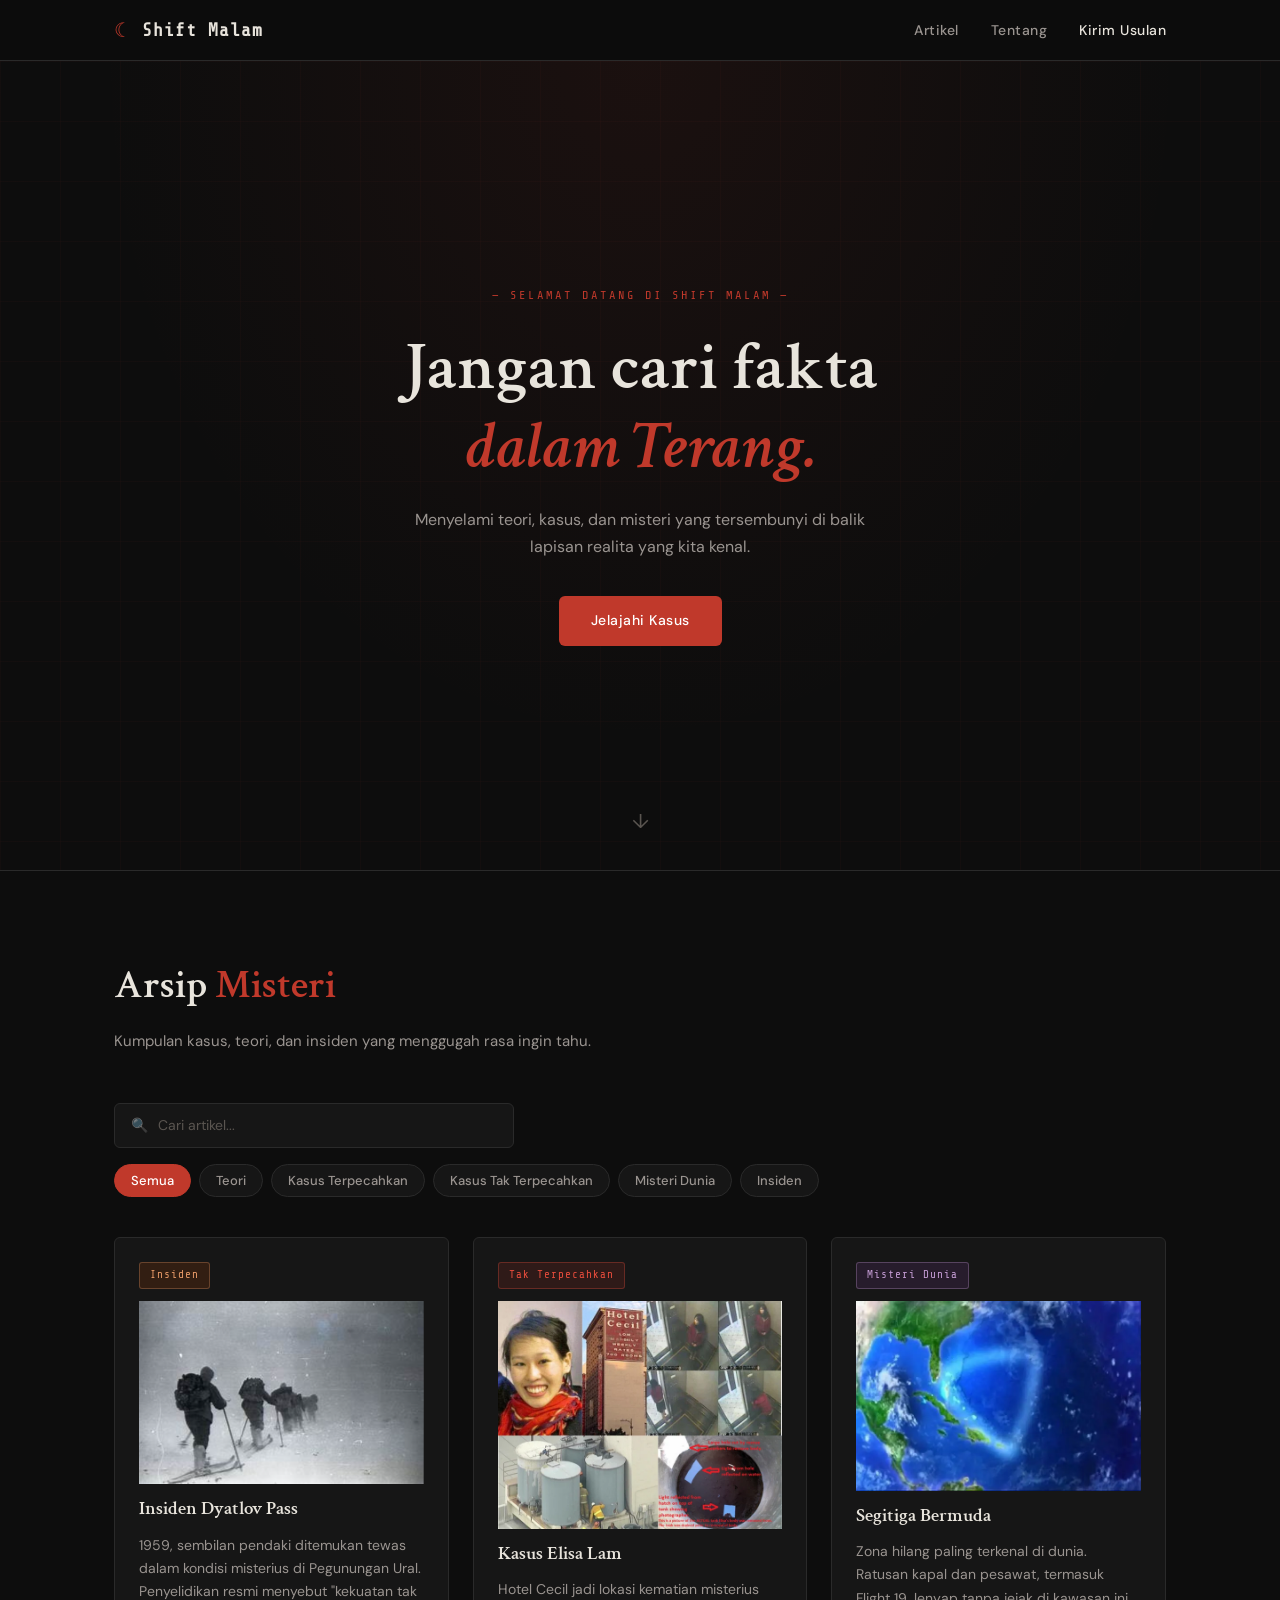
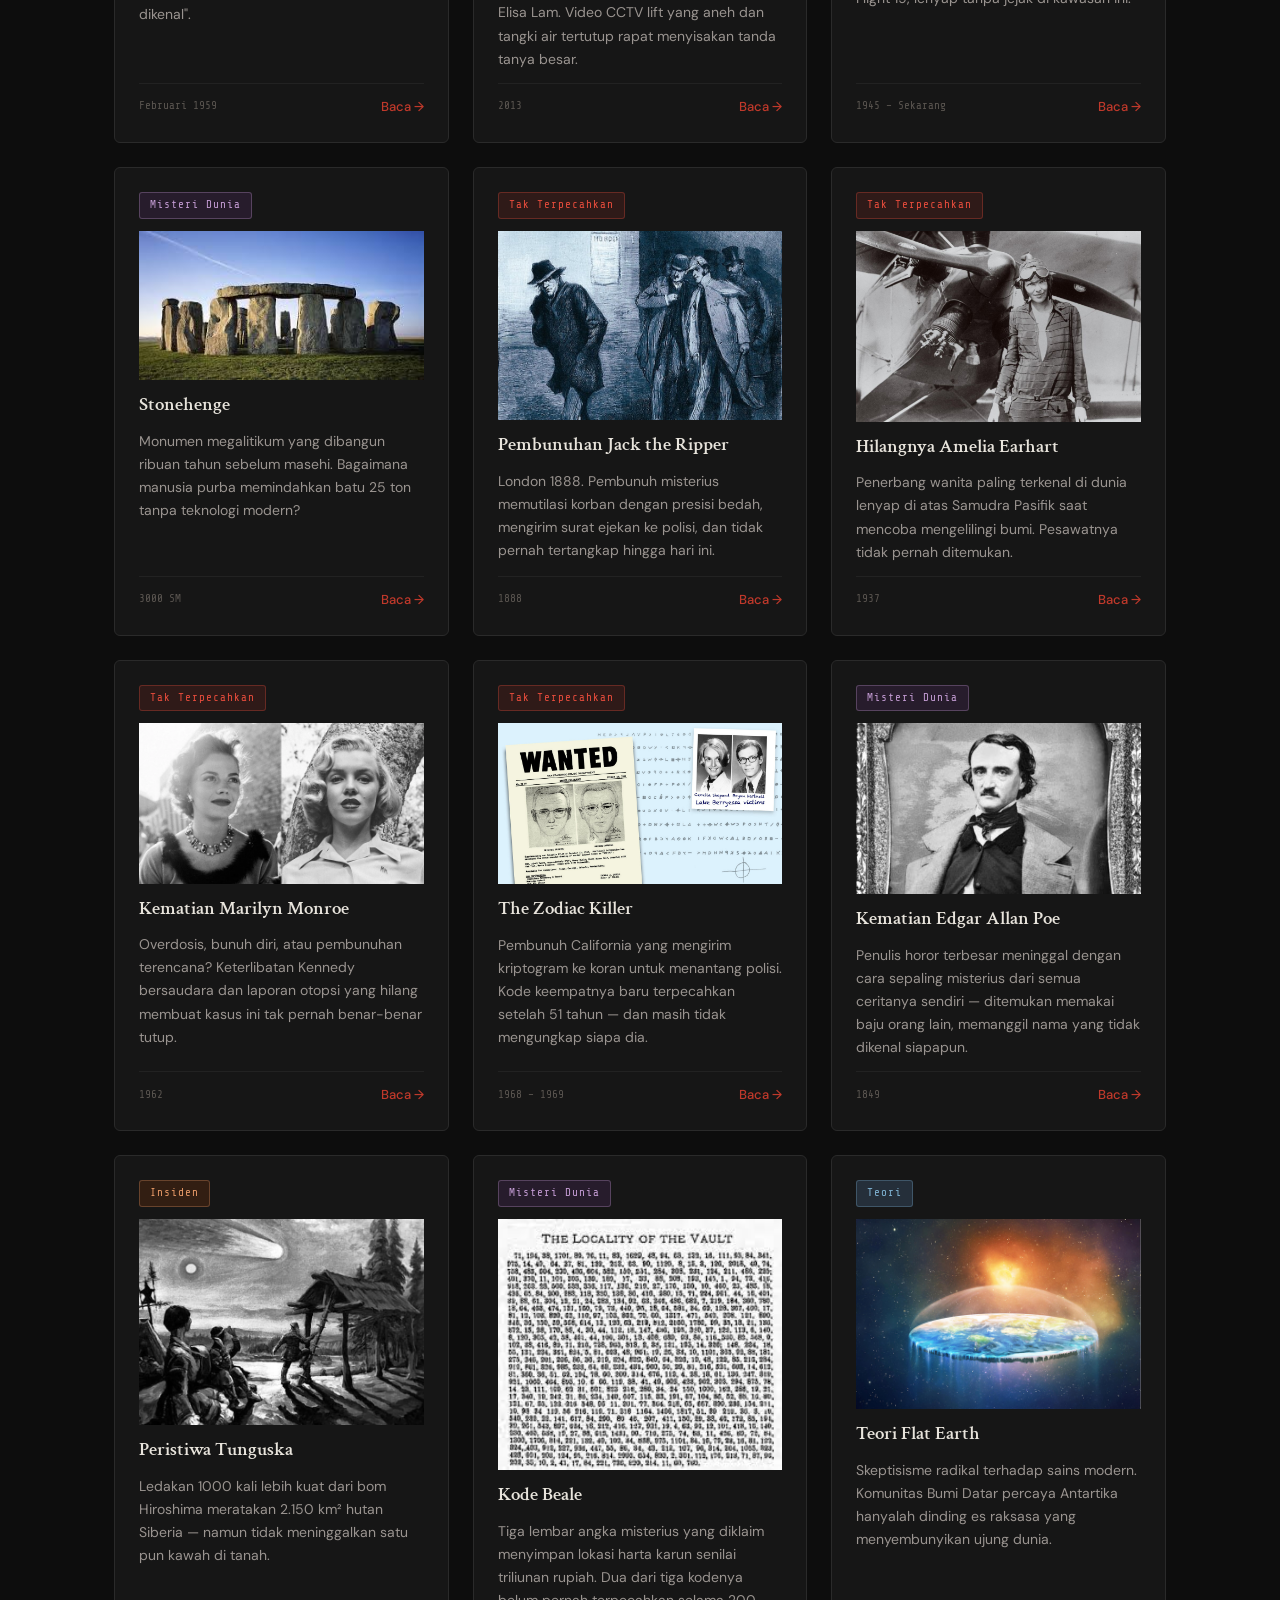
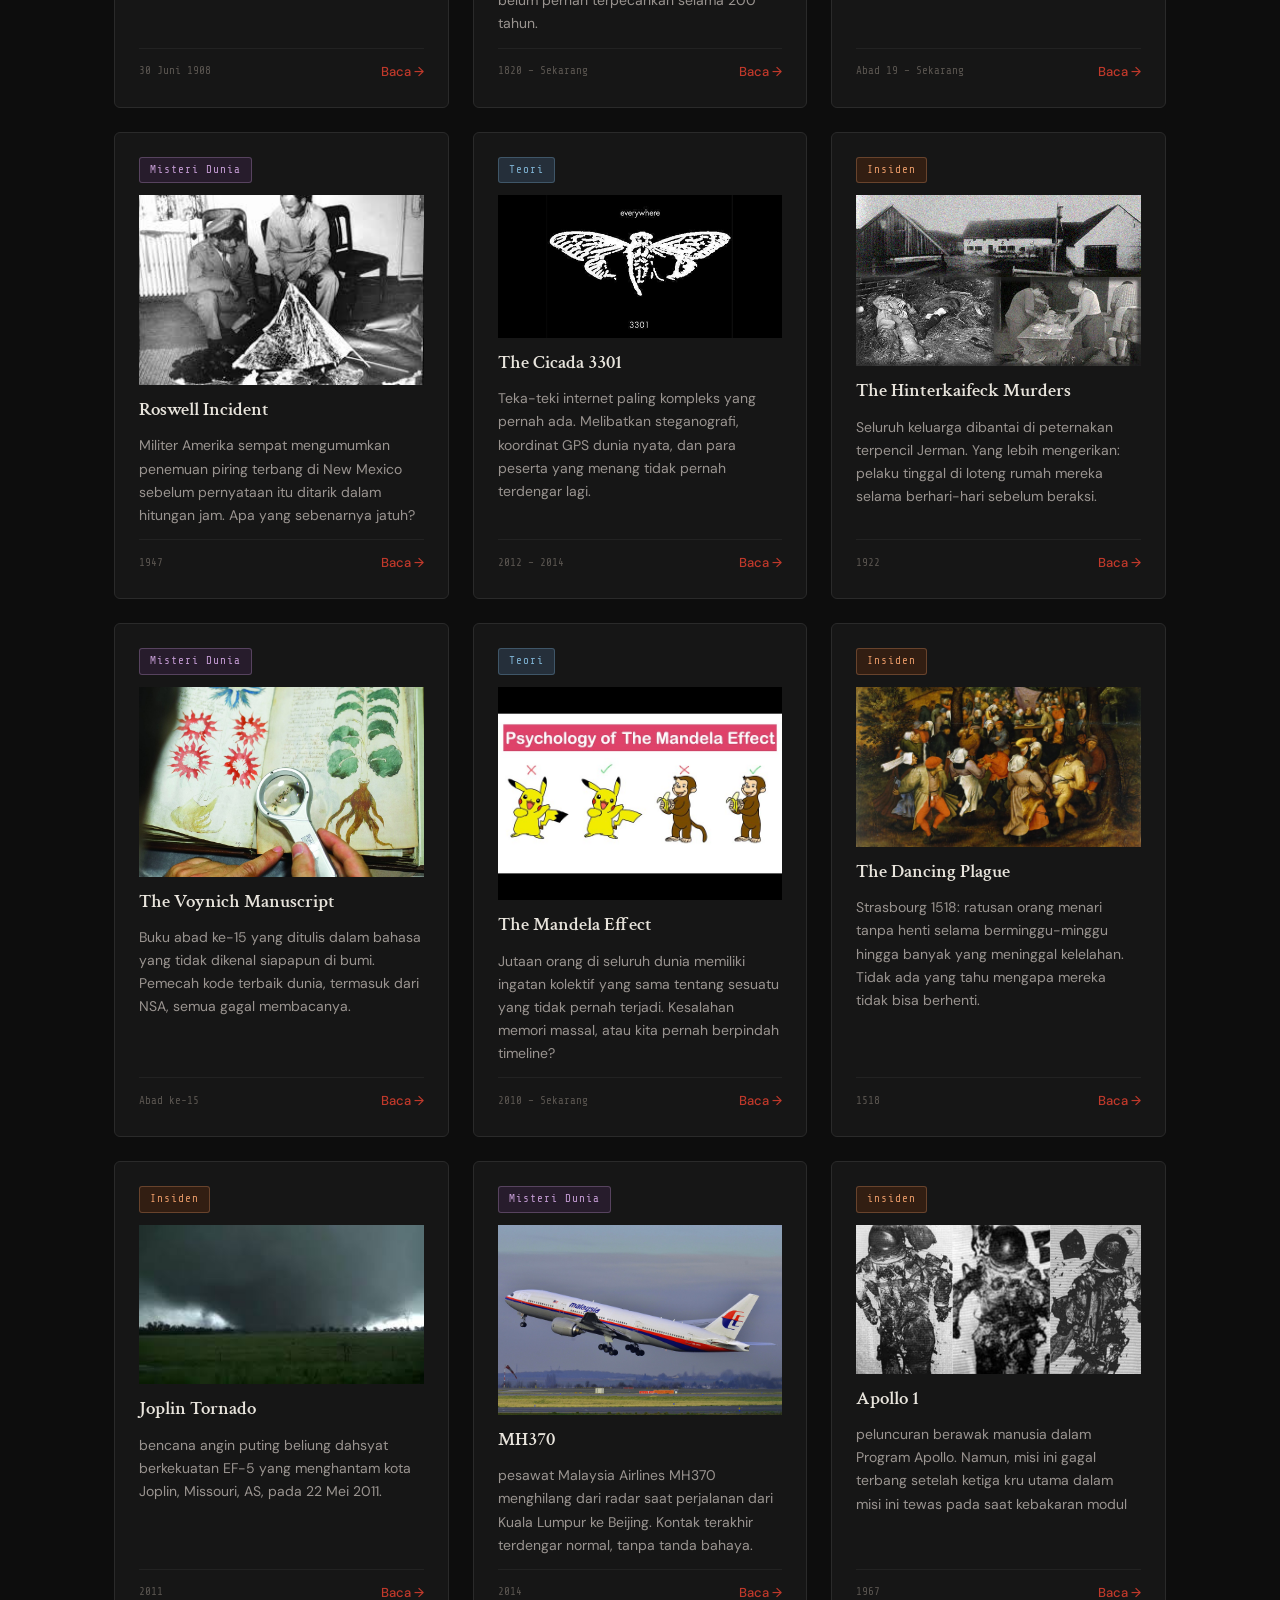
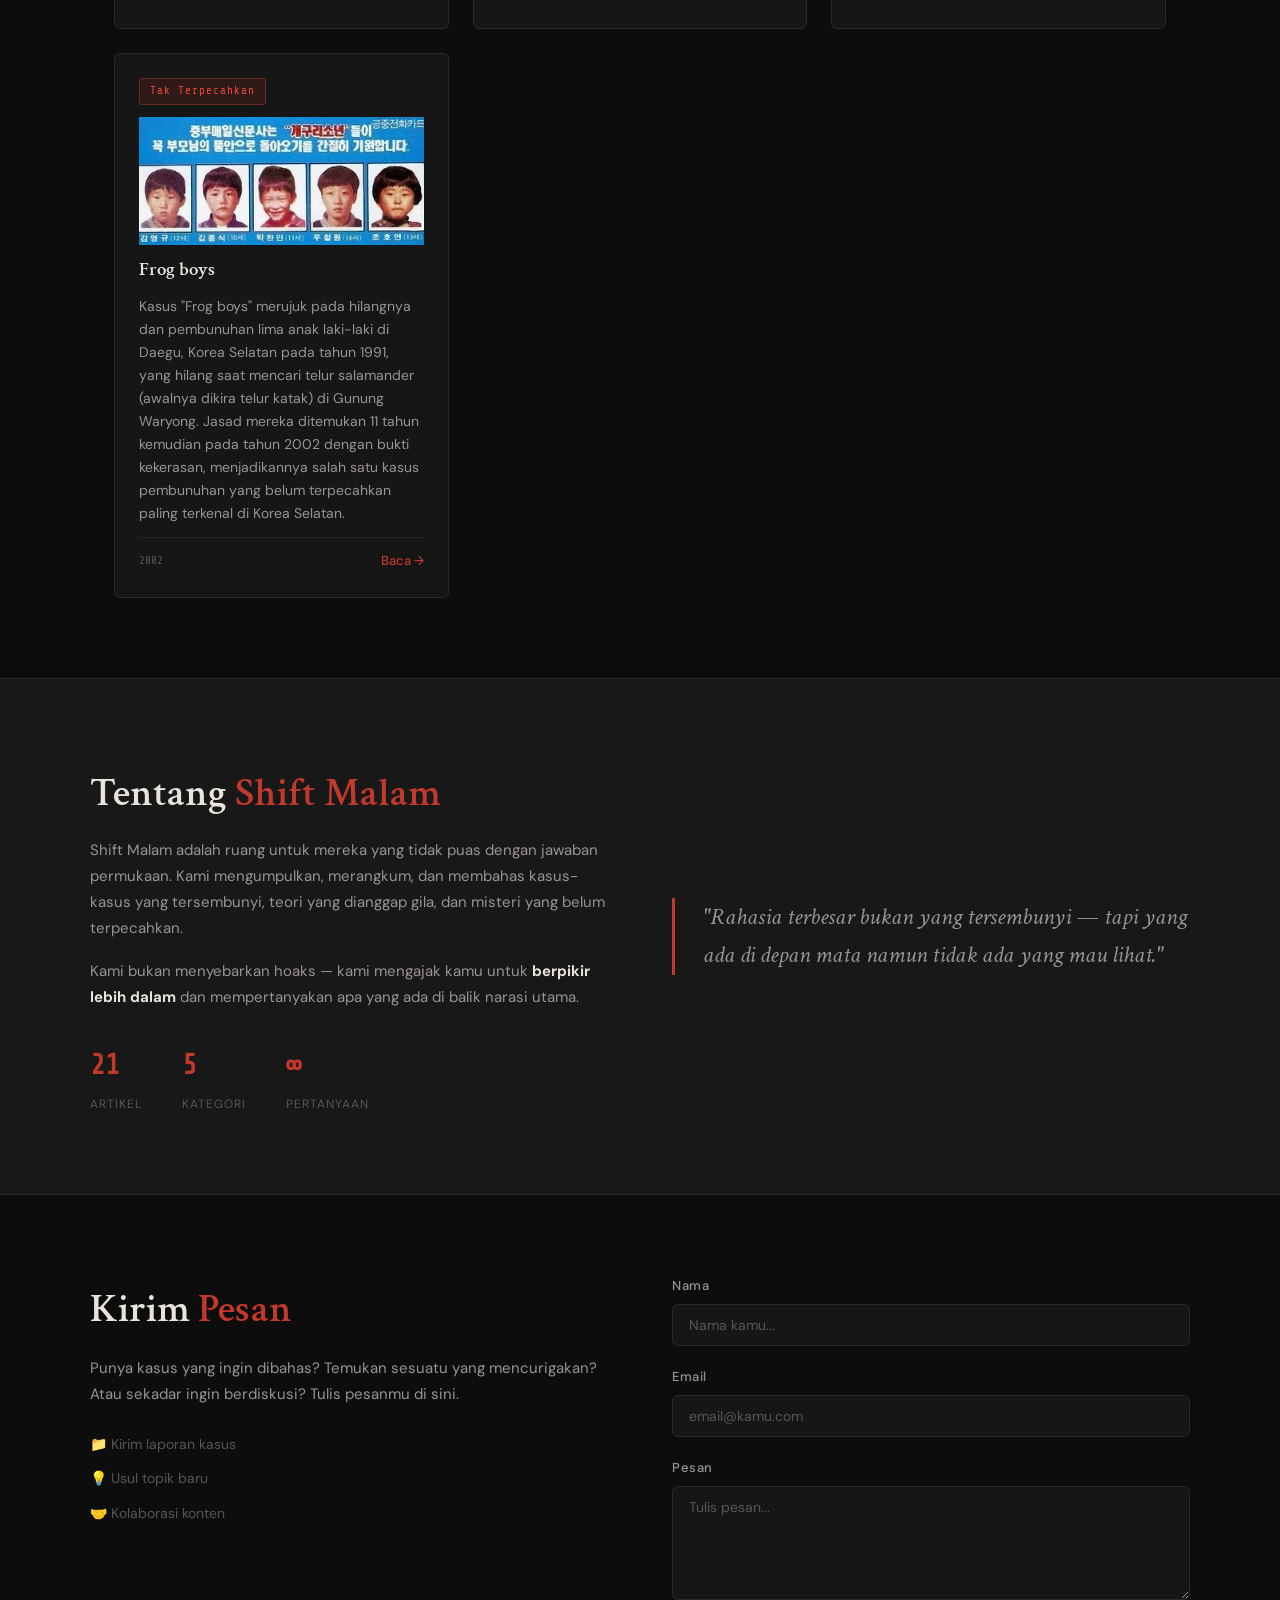
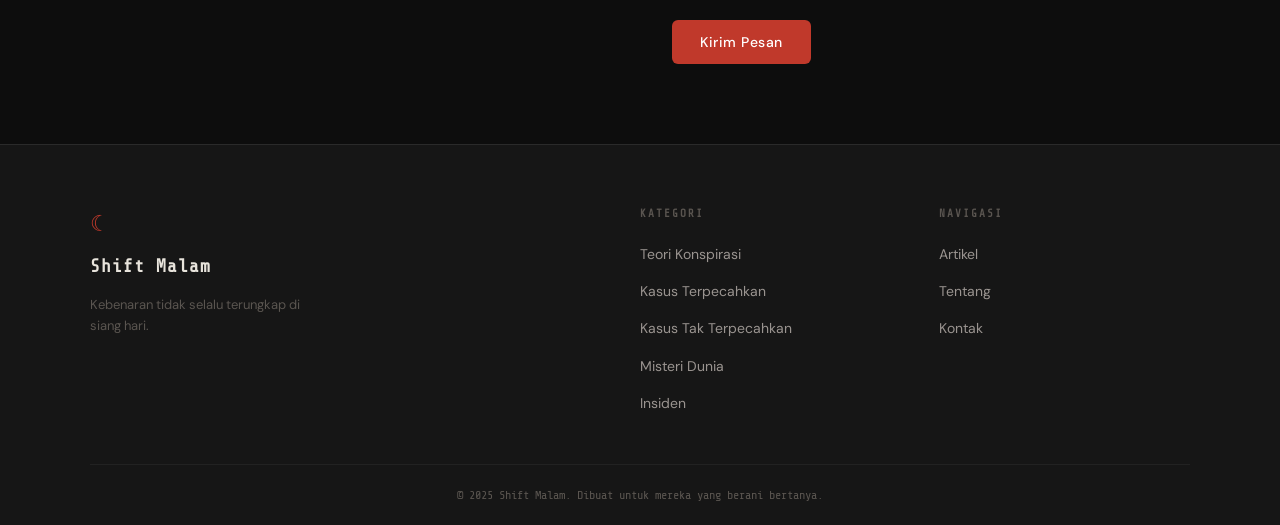
<file: index.html>
<!DOCTYPE html>
<html lang="id">
<head>
  <meta charset="UTF-8" />
  <meta name="viewport" content="width=device-width, initial-scale=1.0" />
  <title>Shift Malam — Kebenaran Tidak Selalu Terungkap di Siang Hari</title>
  <link rel="stylesheet" href="css/style.css"/>
  <link href="https://fonts.googleapis.com/css2?family=Crimson+Text:ital,wght@0,400;0,600;1,400&family=Share+Tech+Mono&family=DM+Sans:wght@300;400;500&display=swap" rel="stylesheet" />
</head>
<body>

  <!-- NAVBAR -->
  <nav class="navbar">
    <div class="nav-inner">
      <div class="nav-logo">
        <span class="logo-icon">☾</span>
        <span class="logo-text">Shift Malam</span>
      </div>
      <ul class="nav-links">
        <li><a href="#articles">Artikel</a></li>
        <li><a href="#about">Tentang</a></li>
        <li><a href="#contact">Kirim Usulan</a></li>
      </ul>
      <button class="nav-toggle" id="navToggle">☰</button>
    </div>
    <ul class="nav-mobile" id="navMobile">
      <li><a href="#articles">Artikel</a></li>
      <li><a href="#about">Tentang</a></li>
      <li><a href="#contact">Kontak=</a></li>
    </ul>
  </nav>

  <!-- HERO -->
  <section class="hero">
    <div class="hero-noise"></div>
    <div class="hero-content">
      <p class="hero-label">— Selamat Datang di Shift Malam —</p>
      <h1 class="hero-title">Jangan cari fakta<br /><em>dalam Terang.</em></h1>
      <p class="hero-sub">Menyelami teori, kasus, dan misteri yang tersembunyi di balik lapisan realita yang kita kenal.</p>
      <a href="#articles" class="hero-btn">Jelajahi Kasus</a>
    </div>
    <div class="hero-scroll-hint">↓</div>
  </section>

  <!-- ARTICLES SECTION -->
  <section class="articles-section" id="articles">
    <div class="section-header">
      <h2 class="section-title">Arsip <span class="accent">Misteri</span></h2>
      <p class="section-sub">Kumpulan kasus, teori, dan insiden yang menggugah rasa ingin tahu.</p>
    </div>

    <!-- SEARCH + FILTER -->
    <div class="filter-bar">
      <div class="search-wrap">
        <span class="search-icon">🔍</span>
        <input type="text" id="searchInput" placeholder="Cari artikel..." class="search-input" />
      </div>
      <div class="category-btns">
        <button class="cat-btn active" data-category="semua">Semua</button>
        <button class="cat-btn" data-category="teori">Teori</button>
        <button class="cat-btn" data-category="terpecahkan">Kasus Terpecahkan</button>
        <button class="cat-btn" data-category="tak-terpecahkan">Kasus Tak Terpecahkan</button>
        <button class="cat-btn" data-category="misteri-dunia">Misteri Dunia</button>
        <button class="cat-btn" data-category="insiden">Insiden</button>
      </div>
    </div>

    <!-- ARTICLE CARDS -->
    <div class="cards-grid" id="cardsGrid">

      <!-- ID 0 — Insiden Dyatlov Pass -->
      <div class="card" data-category="insiden" data-title="Insiden Dyatlov Pass">
        <div class="card-badge insiden">Insiden</div>
        <img src="asset/dyatlov.png" alt="Ilustrasi Dyatlov Pass" class="card-img">
        <h3 class="card-title">Insiden Dyatlov Pass</h3>
        <p class="card-desc">1959, sembilan pendaki ditemukan tewas dalam kondisi misterius di Pegunungan Ural. Penyelidikan resmi menyebut "kekuatan tak dikenal".</p>
        <div class="card-footer">
          <span class="card-date">Februari 1959</span>
          <a href="article.html?id=0" class="card-link">Baca →</a>
        </div>
      </div>

      <!-- ID 1 — Kasus Elisa Lam -->
      <div class="card" data-category="tak-terpecahkan" data-title="Kasus Elisa Lam">
        <div class="card-badge tak-terpecahkan">Tak Terpecahkan</div>
        <img src="asset/elisa.png" alt="Ilustrasi Elisa Lam" class="card-img">
        <h3 class="card-title">Kasus Elisa Lam</h3>
        <p class="card-desc">Hotel Cecil jadi lokasi kematian misterius Elisa Lam. Video CCTV lift yang aneh dan tangki air tertutup rapat menyisakan tanda tanya besar.</p>
        <div class="card-footer">
          <span class="card-date">2013</span>
          <a href="article.html?id=1" class="card-link">Baca →</a>
        </div>
      </div>

      <!-- ID 2 — Segitiga Bermuda -->
      <div class="card" data-category="misteri-dunia" data-title="Segitiga Bermuda">
        <div class="card-badge misteri-dunia">Misteri Dunia</div>
        <img src="asset/segitiga.png" alt="Ilustrasi Segitiga Bermuda" class="card-img">
        <h3 class="card-title">Segitiga Bermuda</h3>
        <p class="card-desc">Zona hilang paling terkenal di dunia. Ratusan kapal dan pesawat, termasuk Flight 19, lenyap tanpa jejak di kawasan ini.</p>
        <div class="card-footer">
          <span class="card-date">1945 – Sekarang</span>
          <a href="article.html?id=2" class="card-link">Baca →</a>
        </div>
      </div>

      <!-- ID 3 — Stonehenge -->
      <div class="card" data-category="misteri-dunia" data-title="Stonehenge">
        <div class="card-badge misteri-dunia">Misteri Dunia</div>
        <img src="asset/stonehege1.png" alt="Ilustrasi Stonehenge" class="card-img">
        <h3 class="card-title">Stonehenge</h3>
        <p class="card-desc">Monumen megalitikum yang dibangun ribuan tahun sebelum masehi. Bagaimana manusia purba memindahkan batu 25 ton tanpa teknologi modern?</p>
        <div class="card-footer">
          <span class="card-date">3000 SM</span>
          <a href="article.html?id=3" class="card-link">Baca →</a>
        </div>
      </div>

      <!-- ID 4 — Jack the Ripper -->
      <div class="card" data-category="tak-terpecahkan" data-title="Pembunuhan Jack the Ripper">
        <div class="card-badge tak-terpecahkan">Tak Terpecahkan</div>
        <img src="asset/jek1.png" alt="Ilustrasi Jack the Ripper" class="card-img">
        <h3 class="card-title">Pembunuhan Jack the Ripper</h3>
        <p class="card-desc">London 1888. Pembunuh misterius memutilasi korban dengan presisi bedah, mengirim surat ejekan ke polisi, dan tidak pernah tertangkap hingga hari ini.</p>
        <div class="card-footer">
          <span class="card-date">1888</span>
          <a href="article.html?id=4" class="card-link">Baca →</a>
        </div>
      </div>

      <!-- ID 5 — Amelia Earhart -->
      <div class="card" data-category="tak-terpecahkan" data-title="Hilangnya Amelia Earhart">
        <div class="card-badge tak-terpecahkan">Tak Terpecahkan</div>
        <img src="asset/amelia.png" alt="Amelia Earhart" class="card-img">
        <h3 class="card-title">Hilangnya Amelia Earhart</h3>
        <p class="card-desc">Penerbang wanita paling terkenal di dunia lenyap di atas Samudra Pasifik saat mencoba mengelilingi bumi. Pesawatnya tidak pernah ditemukan.</p>
        <div class="card-footer">
          <span class="card-date">1937</span>
          <a href="article.html?id=5" class="card-link">Baca →</a>
        </div>
      </div>

      <!-- ID 6 — Marilyn Monroe -->
      <div class="card" data-category="tak-terpecahkan" data-title="Kematian Marilyn Monroe">
        <div class="card-badge tak-terpecahkan">Tak Terpecahkan</div>
        <img src="asset/marilyn1.png" alt="Marilyn Monroe" class="card-img">
        <h3 class="card-title">Kematian Marilyn Monroe</h3>
        <p class="card-desc">Overdosis, bunuh diri, atau pembunuhan terencana? Keterlibatan Kennedy bersaudara dan laporan otopsi yang hilang membuat kasus ini tak pernah benar-benar tutup.</p>
        <div class="card-footer">
          <span class="card-date">1962</span>
          <a href="article.html?id=6" class="card-link">Baca →</a>
        </div>
      </div>

      <!-- ID 7 — Zodiac Killer -->
      <div class="card" data-category="tak-terpecahkan" data-title="The Zodiac Killer">
        <div class="card-badge tak-terpecahkan">Tak Terpecahkan</div>
        <img src="asset/zod1.png" alt="Zodiac Killer" class="card-img">
        <h3 class="card-title">The Zodiac Killer</h3>
        <p class="card-desc">Pembunuh California yang mengirim kriptogram ke koran untuk menantang polisi. Kode keempatnya baru terpecahkan setelah 51 tahun — dan masih tidak mengungkap siapa dia.</p>
        <div class="card-footer">
          <span class="card-date">1968 – 1969</span>
          <a href="article.html?id=7" class="card-link">Baca →</a>
        </div>
      </div>

      <!-- ID 8 — Edgar Allan Poe -->
      <div class="card" data-category="misteri-dunia" data-title="Kematian Edgar Allan Poe">
        <div class="card-badge misteri-dunia">Misteri Dunia</div>
        <img src="asset/ed1.png">
        <h3 class="card-title">Kematian Edgar Allan Poe</h3>
        <p class="card-desc">Penulis horor terbesar meninggal dengan cara sepaling misterius dari semua ceritanya sendiri — ditemukan memakai baju orang lain, memanggil nama yang tidak dikenal siapapun.</p>
        <div class="card-footer">
          <span class="card-date">1849</span>
          <a href="article.html?id=8" class="card-link">Baca →</a>
        </div>
      </div>

      <!-- ID 9 — Tunguska -->
      <div class="card" data-category="insiden" data-title="Peristiwa Tunguska">
        <div class="card-badge insiden">Insiden</div>
        <img src="asset/tung3.png" alt="Tunguska" class="card-img">
        <h3 class="card-title">Peristiwa Tunguska</h3>
        <p class="card-desc">Ledakan 1000 kali lebih kuat dari bom Hiroshima meratakan 2.150 km² hutan Siberia — namun tidak meninggalkan satu pun kawah di tanah.</p>
        <div class="card-footer">
          <span class="card-date">30 Juni 1908</span>
          <a href="article.html?id=9" class="card-link">Baca →</a>
        </div>
      </div>

      <!-- ID 10 — Kode Beale -->
      <div class="card" data-category="misteri-dunia" data-title="Kode Beale">
        <div class="card-badge misteri-dunia">Misteri Dunia</div>
        <img src="asset/bea1.png" alt="Kode Beale" class="card-img">
        <h3 class="card-title">Kode Beale</h3>
        <p class="card-desc">Tiga lembar angka misterius yang diklaim menyimpan lokasi harta karun senilai triliunan rupiah. Dua dari tiga kodenya belum pernah terpecahkan selama 200 tahun.</p>
        <div class="card-footer">
          <span class="card-date">1820 – Sekarang</span>
          <a href="article.html?id=10" class="card-link">Baca →</a>
        </div>
      </div>

      <!-- ID 11 — Flat Earth -->
      <div class="card" data-category="teori" data-title="Teori Flat Earth">
        <div class="card-badge teori">Teori</div>
        <img src="asset/flat1.png" alt="Ilustrasi Flat Earth" class="card-img">
        <h3 class="card-title">Teori Flat Earth</h3>
        <p class="card-desc">Skeptisisme radikal terhadap sains modern. Komunitas Bumi Datar percaya Antartika hanyalah dinding es raksasa yang menyembunyikan ujung dunia.</p>
        <div class="card-footer">
          <span class="card-date">Abad 19 – Sekarang</span>
          <a href="article.html?id=11" class="card-link">Baca →</a>
        </div>
      </div>

      <!-- ID 12 — Roswell -->
      <div class="card" data-category="misteri-dunia" data-title="Roswell Incident">
        <div class="card-badge misteri-dunia">Misteri Dunia</div>
        <img src="asset/rosw1.png" alt="Ilustrasi Roswell" class="card-img">
        <h3 class="card-title">Roswell Incident</h3>
        <p class="card-desc">Militer Amerika sempat mengumumkan penemuan piring terbang di New Mexico sebelum pernyataan itu ditarik dalam hitungan jam. Apa yang sebenarnya jatuh?</p>
        <div class="card-footer">
          <span class="card-date">1947</span>
          <a href="article.html?id=12" class="card-link">Baca →</a>
        </div>
      </div>

      <!-- ID 13 — Cicada 3301 -->
      <div class="card" data-category="teori" data-title="The Cicada 3301">
        <div class="card-badge teori">Teori</div>
        <img src="asset/cica1.png" alt="Cicada 3301" class="card-img">
        <h3 class="card-title">The Cicada 3301</h3>
        <p class="card-desc">Teka-teki internet paling kompleks yang pernah ada. Melibatkan steganografi, koordinat GPS dunia nyata, dan para peserta yang menang tidak pernah terdengar lagi.</p>
        <div class="card-footer">
          <span class="card-date">2012 – 2014</span>
          <a href="article.html?id=13" class="card-link">Baca →</a>
        </div>
      </div>

      <!-- ID 14 — Hinterkaifeck -->
      <div class="card" data-category="insiden" data-title="The Hinterkaifeck Murders">
        <div class="card-badge insiden">Insiden</div>
        <img src="asset/hint1.png" alt="Hinterkaifeck" class="card-img">
        <h3 class="card-title">The Hinterkaifeck Murders</h3>
        <p class="card-desc">Seluruh keluarga dibantai di peternakan terpencil Jerman. Yang lebih mengerikan: pelaku tinggal di loteng rumah mereka selama berhari-hari sebelum beraksi.</p>
        <div class="card-footer">
          <span class="card-date">1922</span>
          <a href="article.html?id=14" class="card-link">Baca →</a>
        </div>
      </div>

      <!-- ID 15 — Voynich Manuscript -->
      <div class="card" data-category="misteri-dunia" data-title="The Voynich Manuscript">
        <div class="card-badge misteri-dunia">Misteri Dunia</div>
        <img src="asset//voy2.png" alt="Voynich Manuscript" class="card-img">
        <h3 class="card-title">The Voynich Manuscript</h3>
        <p class="card-desc">Buku abad ke-15 yang ditulis dalam bahasa yang tidak dikenal siapapun di bumi. Pemecah kode terbaik dunia, termasuk dari NSA, semua gagal membacanya.</p>
        <div class="card-footer">
          <span class="card-date">Abad ke-15</span>
          <a href="article.html?id=15" class="card-link">Baca →</a>
        </div>
      </div>

      <!-- ID 16 — Mandela Effect -->
      <div class="card" data-category="teori" data-title="The Mandela Effect">
        <div class="card-badge teori">Teori</div>
        <img src="asset/mn1.png" alt="Mandela Effect" class="card-img">
        <h3 class="card-title">The Mandela Effect</h3>
        <p class="card-desc">Jutaan orang di seluruh dunia memiliki ingatan kolektif yang sama tentang sesuatu yang tidak pernah terjadi. Kesalahan memori massal, atau kita pernah berpindah timeline?</p>
        <div class="card-footer">
          <span class="card-date">2010 – Sekarang</span>
          <a href="article.html?id=16" class="card-link">Baca →</a>
        </div>
      </div>

      <!-- ID 17 — Dancing Plague -->
      <div class="card" data-category="insiden" data-title="The Dancing Plague">
        <div class="card-badge insiden">Insiden</div>
        <img src="asset/dnc1.png" alt="Dancing Plague" class="card-img">
        <h3 class="card-title">The Dancing Plague</h3>
        <p class="card-desc">Strasbourg 1518: ratusan orang menari tanpa henti selama berminggu-minggu hingga banyak yang meninggal kelelahan. Tidak ada yang tahu mengapa mereka tidak bisa berhenti.</p>
        <div class="card-footer">
          <span class="card-date">1518</span>
          <a href="article.html?id=17" class="card-link">Baca →</a>
        </div>
      </div>

      <!-- ID 18 — Joplin Tornado -->
      <div class="card" data-category="insiden" data-title="Joplin tornado">
        <div class="card-badge insiden">Insiden</div>
        <img src="asset/jop2.png" alt="jop2" class="card-img">
        <h3 class="card-title">Joplin Tornado</h3>
        <p class="card-desc">bencana angin puting beliung dahsyat berkekuatan EF-5 yang menghantam kota Joplin, Missouri, AS, pada 22 Mei 2011.</p>
        <div class="card-footer">
          <span class="card-date">2011</span>
          <a href="article.html?id=18" class="card-link">Baca →</a>
        </div>
      </div>

      <!-- ID 19 — Mh 370 -->
      <div class="card" data-category="misteri-dunia" data-title="mh370">
        <div class="card-badge misteri-dunia">Misteri Dunia</div>
        <img src="asset//mh370.png" alt="Voynich Manuscript" class="card-img">
        <h3 class="card-title">MH370</h3>
        <p class="card-desc">pesawat Malaysia Airlines MH370 menghilang dari radar saat perjalanan dari Kuala Lumpur ke Beijing. Kontak terakhir terdengar normal, tanpa tanda bahaya.</p>
        <div class="card-footer">
          <span class="card-date">2014</span>
          <a href="article.html?id=19" class="card-link">Baca →</a>
        </div>
      </div>

      <!-- ID 20 — Apollo 1 -->
      <div class="card" data-category="insiden" data-title="Apollo 1">
        <div class="card-badge insiden">insiden</div>
        <img src="asset//apol1.png" alt="Apollo" class="card-img">
        <h3 class="card-title">Apollo 1</h3>
        <p class="card-desc">peluncuran berawak manusia dalam Program Apollo. Namun, misi ini gagal terbang setelah ketiga kru utama dalam misi ini tewas pada saat kebakaran modul</p>
        <div class="card-footer">
          <span class="card-date">1967</span>
          <a href="article.html?id=20" class="card-link">Baca →</a>
        </div>
      </div>

      <!-- ID 21 — frogboys -->
      <div class="card" data-category="tak-terpecahkan" data-title="frogboys">
        <div class="card-badge tak-terpecahkan ">Tak Terpecahkan</div>
        <img src="asset//frogboys1.png" alt="frogboys" class="card-img">
        <h3 class="card-title">Frog boys</h3>
        <p class="card-desc">Kasus "Frog boys" merujuk pada hilangnya dan pembunuhan lima anak laki-laki di Daegu, Korea Selatan pada tahun 1991, yang hilang saat mencari telur salamander (awalnya dikira telur katak) di Gunung Waryong. Jasad mereka ditemukan 11 tahun kemudian pada tahun 2002 dengan bukti kekerasan, menjadikannya salah satu kasus pembunuhan yang belum terpecahkan paling terkenal di Korea Selatan.</p>
        <div class="card-footer">
          <span class="card-date">2002</span>
          <a href="article.html?id=21" class="card-link">Baca →</a>
        </div>
      </div>

      <!-- NO RESULTS MESSAGE -->
      <div class="no-results" id="noResults" style="display:none;">
        <p>😶 Tidak ada artikel yang cocok dengan pencarianmu.</p>
      </div>

    </div>
  </section>

  <!-- ABOUT SECTION -->
  <section class="about-section" id="about">
    <div class="about-inner">
      <div class="about-text">
        <h2 class="section-title">Tentang <span class="accent">Shift Malam</span></h2>
        <p>Shift Malam adalah ruang untuk mereka yang tidak puas dengan jawaban permukaan. Kami mengumpulkan, merangkum, dan membahas kasus-kasus yang tersembunyi, teori yang dianggap gila, dan misteri yang belum terpecahkan.</p>
        <p>Kami bukan menyebarkan hoaks — kami mengajak kamu untuk <strong>berpikir lebih dalam</strong> dan mempertanyakan apa yang ada di balik narasi utama.</p>
        <div class="about-stats">
          <div class="stat"><span class="stat-num">21</span><span class="stat-label">Artikel</span></div>
          <div class="stat"><span class="stat-num">5</span><span class="stat-label">Kategori</span></div>
          <div class="stat"><span class="stat-num">∞</span><span class="stat-label">Pertanyaan</span></div>
        </div>
      </div>
      <div class="about-quote">
        <blockquote>
          "Rahasia terbesar bukan yang tersembunyi — tapi yang ada di depan mata namun tidak ada yang mau lihat."
        </blockquote>
      </div>
    </div>
  </section>

  <!-- CONTACT SECTION -->
  <section class="contact-section" id="contact">
    <div class="contact-inner">
      <div class="contact-info">
        <h2 class="section-title">Kirim <span class="accent">Pesan</span></h2>
        <p>Punya kasus yang ingin dibahas? Temukan sesuatu yang mencurigakan? Atau sekadar ingin berdiskusi? Tulis pesanmu di sini.</p>
        <div class="contact-hints">
          <p>📁 Kirim laporan kasus</p>
          <p>💡 Usul topik baru</p>
          <p>🤝 Kolaborasi konten</p>
        </div>
      </div>
   <form class="contact-form" 
      action="https://formspree.io/f/xkgkjaao" 
      method="POST"
      id="contactForm">

  <div class="form-group">
    <label>Nama</label>
    <input type="text" name="name" placeholder="Nama kamu..." required />
  </div>

  <div class="form-group">
    <label>Email</label>
    <input type="email" name="email" placeholder="email@kamu.com" required />
  </div>

  <div class="form-group">
    <label>Pesan</label>
    <textarea name="message" rows="5" placeholder="Tulis pesan..." required></textarea>
  </div>

  <button type="submit" class="submit-btn">Kirim Pesan</button>

  <p class="form-success" id="formSuccess" style="display:none;">
    ✅ Pesan terkirim! Cek email nanti.
  </p>
</form>
  </section>

  <!-- FOOTER -->
  <footer class="footer">
    <div class="footer-inner">
      <div class="footer-brand">
        <span class="logo-icon">☾</span>
        <span class="logo-text">Shift Malam</span>
        <p>Kebenaran tidak selalu terungkap di siang hari.</p>
      </div>
      <div class="footer-links">
        <h4>Kategori</h4>
        <ul>
          <li><a href="#">Teori Konspirasi</a></li>
          <li><a href="#">Kasus Terpecahkan</a></li>
          <li><a href="#">Kasus Tak Terpecahkan</a></li>
          <li><a href="#">Misteri Dunia</a></li>
          <li><a href="#">Insiden</a></li>
        </ul>
      </div>
      <div class="footer-links">
        <h4>Navigasi</h4>
        <ul>
          <li><a href="#articles">Artikel</a></li>
          <li><a href="#about">Tentang</a></li>
          <li><a href="#contact">Kontak</a></li>
        </ul>
      </div>
    </div>
    <div class="footer-bottom">
      <p>© 2025 Shift Malam. Dibuat untuk mereka yang berani bertanya.</p>
    </div>
  </footer>

  <script src="js/index.js"></script>
</body>
</html>
</file>
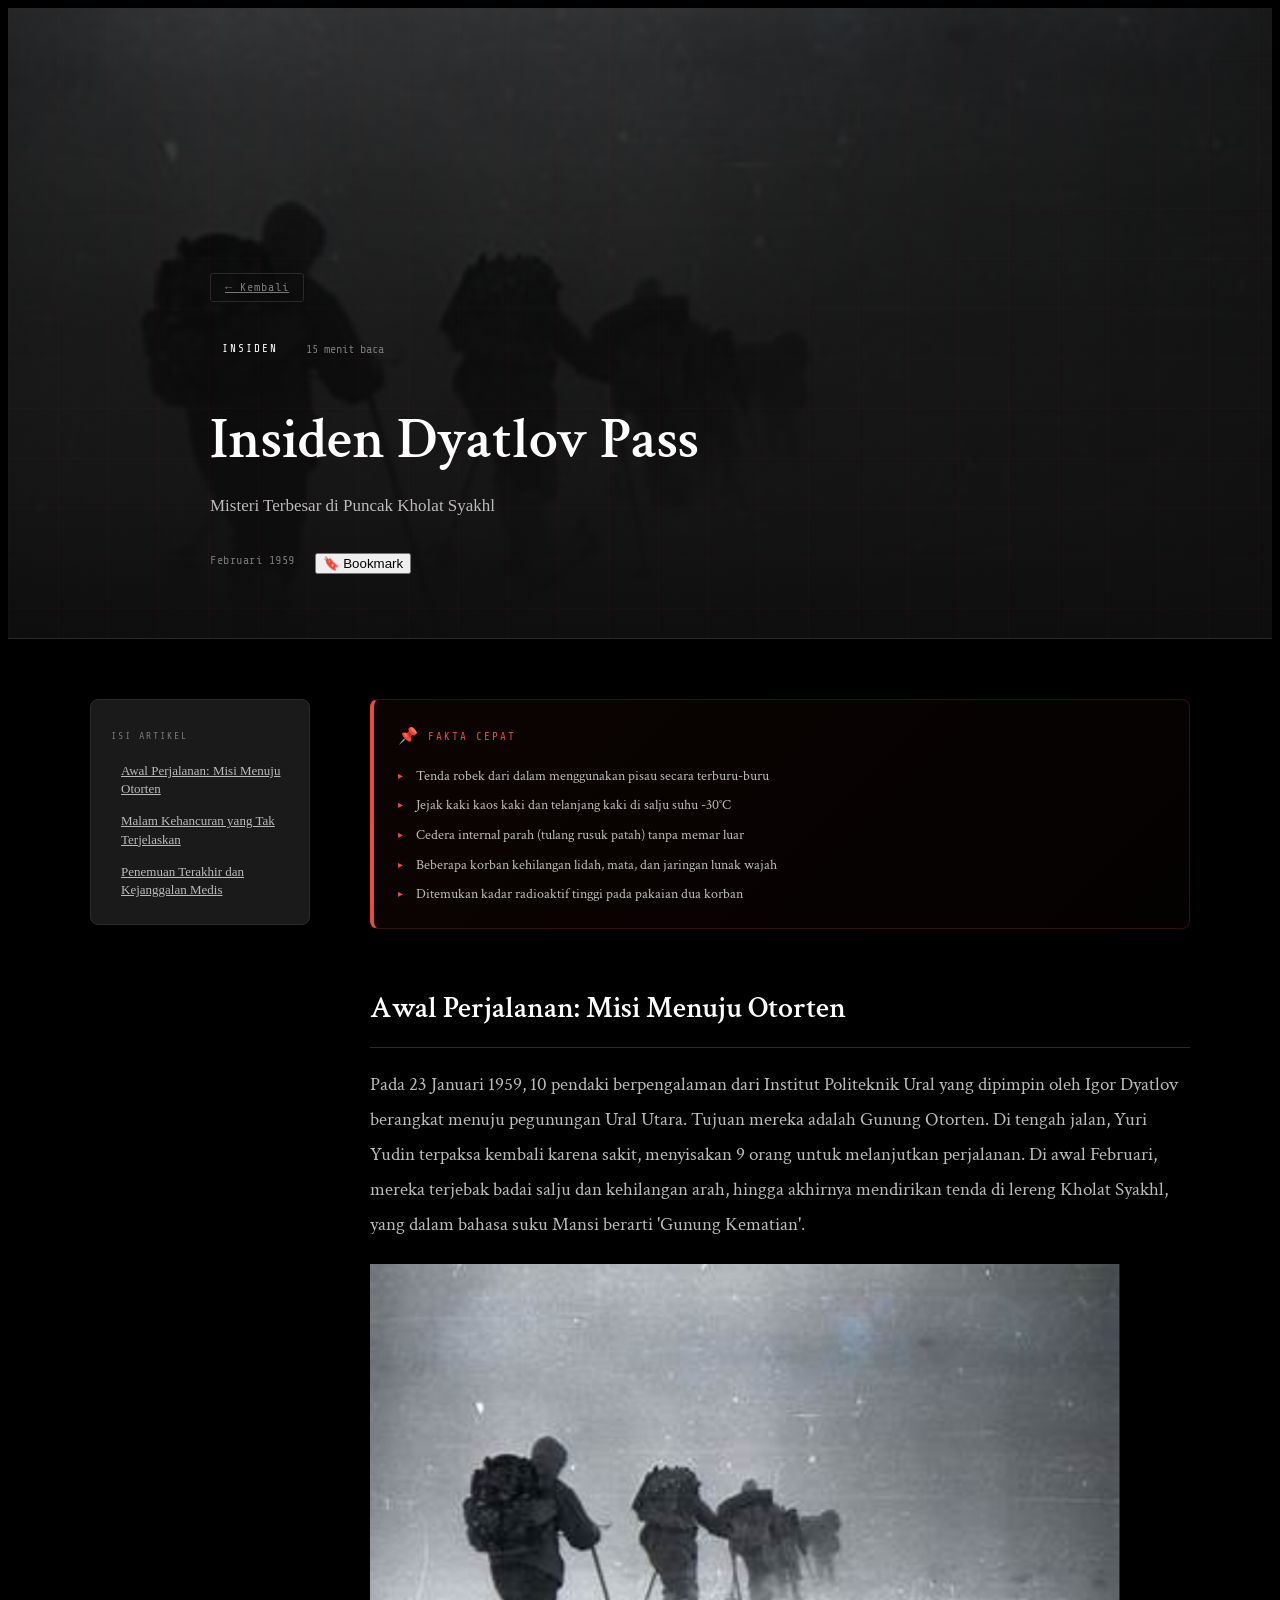
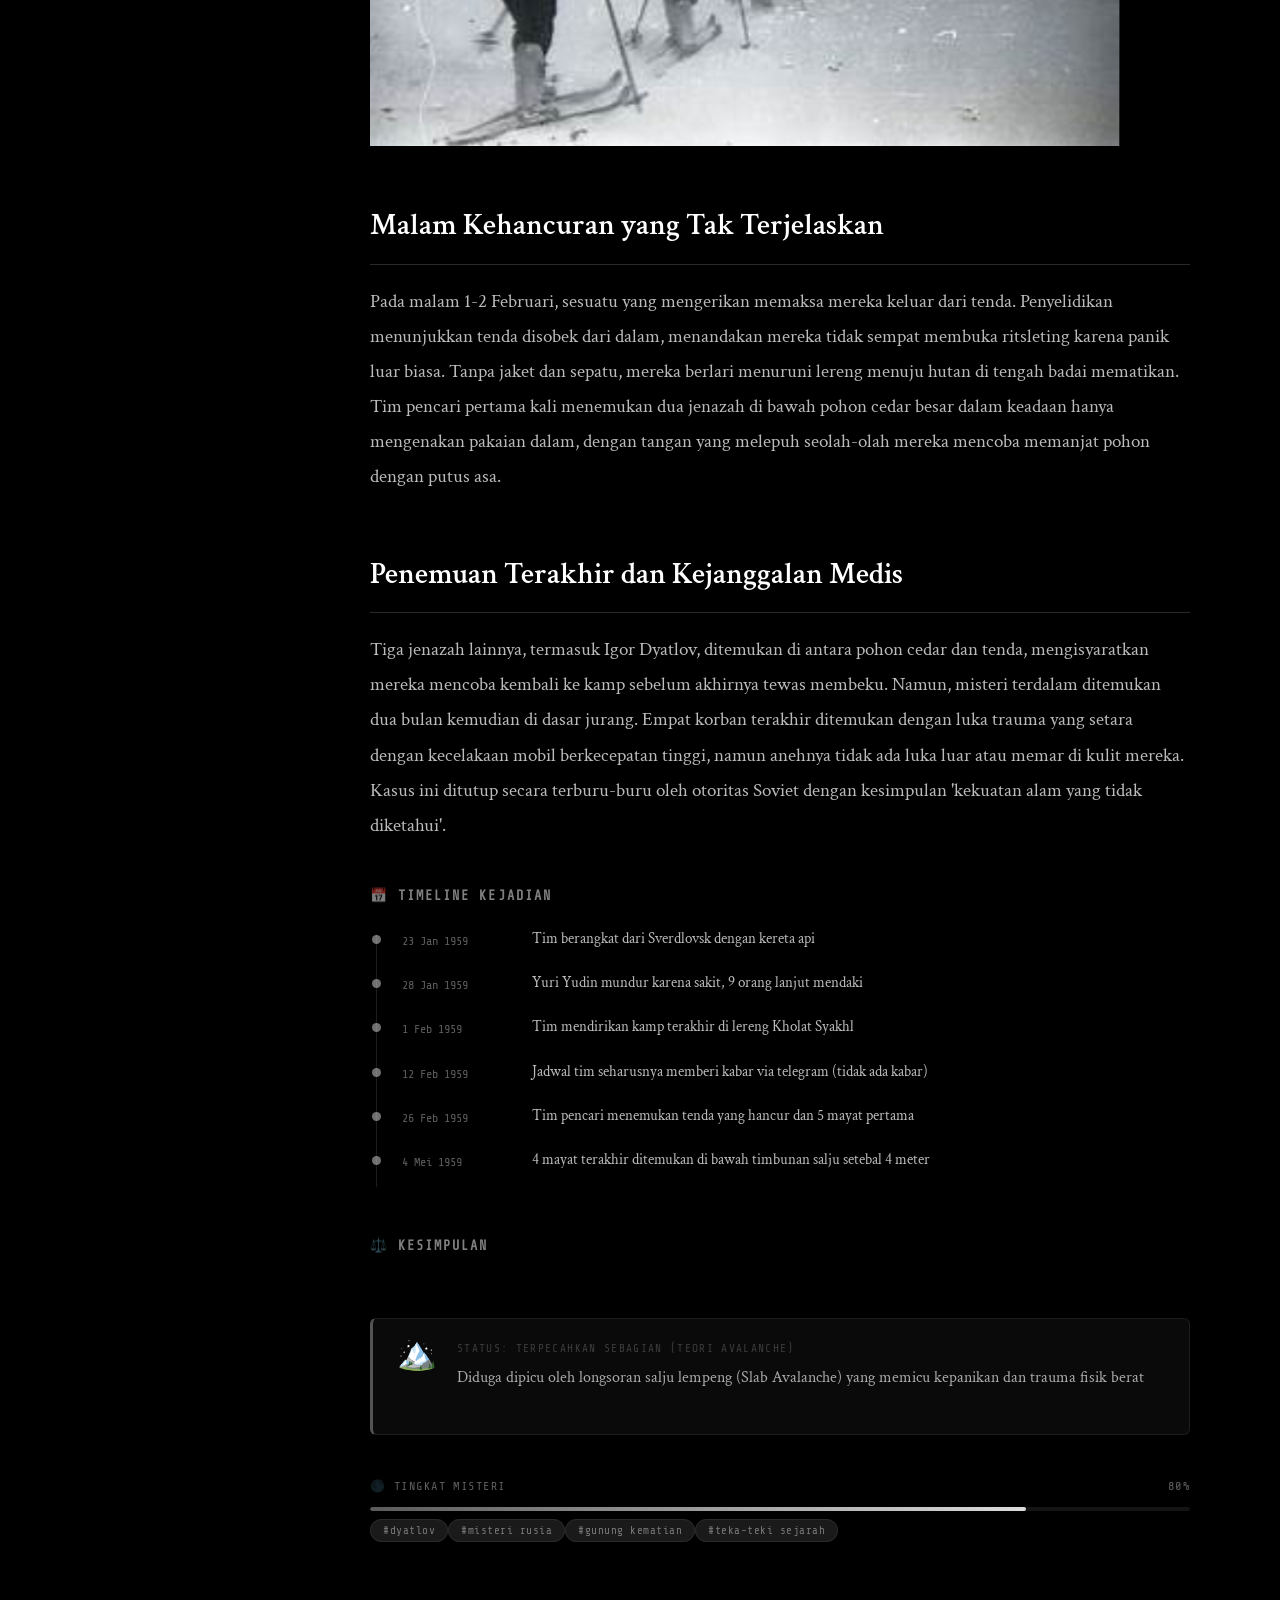
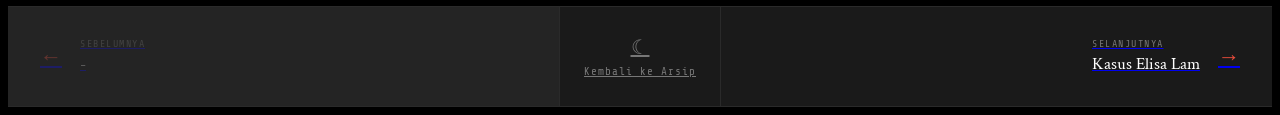
<file: article.html>
<!DOCTYPE html>
<html lang="id">
<head>
  <meta charset="UTF-8" />
  <meta name="viewport" content="width=device-width, initial-scale=1.0"/>
  <title>Shift Malam — Artikel</title>

  <link rel="stylesheet" href="css/artikel.css">
  <link href="https://fonts.googleapis.com/css2?family=Crimson+Text&family=DM+Sans&family=Share+Tech+Mono&display=swap" rel="stylesheet">

  <style>
    /* ── TIMELINE ── */
    .timeline-section {
      margin-top: 2.5rem;
    }
    .timeline-section h3 {
      font-family: 'Share Tech Mono', monospace;
      font-size: 0.85rem;
      letter-spacing: 0.15em;
      text-transform: uppercase;
      opacity: 0.5;
      margin-bottom: 1.25rem;
    }
    .timeline-list {
      list-style: none;
      padding: 0;
      margin: 0;
      position: relative;
    }
    .timeline-list::before {
      content: '';
      position: absolute;
      left: 6px;
      top: 6px;
      bottom: 6px;
      width: 1px;
      background: currentColor;
      opacity: 0.15;
    }
    .timeline-list li {
      display: flex;
      gap: 1.25rem;
      align-items: flex-start;
      padding: 0 0 1.25rem 2rem;
      position: relative;
    }
    .timeline-list li::before {
      content: '';
      position: absolute;
      left: 2px;
      top: 7px;
      width: 9px;
      height: 9px;
      border-radius: 50%;
      background: currentColor;
      opacity: 0.6;
    }
    .tl-date {
      font-family: 'Share Tech Mono', monospace;
      font-size: 0.75rem;
      opacity: 0.5;
      min-width: 110px;
      padding-top: 2px;
      flex-shrink: 0;
    }
    .tl-event {
      font-size: 0.95rem;
      line-height: 1.5;
    }

    /* ── VERDICT ── */
    .verdict-section {
      margin-top: 2.5rem;
    }
    .verdict-section h3 {
      font-family: 'Share Tech Mono', monospace;
      font-size: 0.85rem;
      letter-spacing: 0.15em;
      text-transform: uppercase;
      opacity: 0.5;
      margin-bottom: 1rem;
    }
    .verdict-box {
      display: flex;
      gap: 1.25rem;
      align-items: flex-start;
      background: rgba(255, 255, 255, 0.04);
      border: 1px solid rgba(255, 255, 255, 0.08);
      border-left: 3px solid rgba(255, 255, 255, 0.3);
      border-radius: 6px;
      padding: 1.25rem 1.5rem;
    }
    .verdict-icon {
      font-size: 2rem;
      line-height: 1;
      flex-shrink: 0;
    }
    .verdict-text {
      display: flex;
      flex-direction: column;
      gap: 0.35rem;
    }
    .verdict-label {
      font-family: 'Share Tech Mono', monospace;
      font-size: 0.7rem;
      letter-spacing: 0.12em;
      text-transform: uppercase;
      opacity: 0.45;
    }
    .verdict-content {
      font-size: 1rem;
      line-height: 1.6;
      opacity: 0.9;
    }

    /* ── MYSTERY METER ── */
    .mystery-section {
      margin-top: 1.75rem;
    }
    .mystery-label {
      font-family: 'Share Tech Mono', monospace;
      font-size: 0.75rem;
      letter-spacing: 0.12em;
      text-transform: uppercase;
      opacity: 0.5;
      margin-bottom: 0.6rem;
      display: flex;
      justify-content: space-between;
    }
    .mystery-bar-bg {
      height: 4px;
      background: rgba(255,255,255,0.08);
      border-radius: 4px;
      overflow: hidden;
    }
    .mystery-bar-fill {
      height: 100%;
      background: linear-gradient(90deg, rgba(255,255,255,0.3), rgba(255,255,255,0.85));
      border-radius: 4px;
      transition: width 1s ease;
    }
  </style>
</head>

<body>

<!-- PROGRESS BAR -->
<div class="progress-bar" id="progressBar"></div>

<!-- HERO -->
<section class="article-hero">
  <div class="article-hero-bg" id="articleHeroBg" style="background-image:url('https://source.unsplash.com/1600x900/?dark,mystery');"></div>
  <div class="article-hero-overlay"></div>

  <div class="article-hero-content">
    <a href="index.html" class="back-btn">← Kembali</a>

    <div class="article-meta-top">
      <span class="article-badge-hero" id="heroBadge">INSIDEN</span>
      <span class="article-read-time" id="heroReadTime">5 menit baca</span>
    </div>

    <h1 class="article-hero-title" id="articleTitle">
      Insiden Misterius di Tengah Malam
    </h1>

    <p class="article-hero-sub" id="articleSub">
      Sebuah kejadian aneh yang terjadi tanpa saksi, tanpa jejak jelas, dan menyisakan lebih banyak pertanyaan daripada jawaban.
    </p>

    <div class="article-meta-bottom">
      <span class="meta-item" id="heroDate">1 April 2026</span>
      <button id="bookmarkBtn" class="bookmark-btn">🔖 Bookmark</button>
    </div>
  </div>
</section>

<!-- LAYOUT -->
<div class="article-layout">

  <!-- SIDEBAR -->
  <aside class="toc-sidebar">
    <div class="toc-inner">
      <p class="toc-label">Isi Artikel</p>
      <ul class="toc-list" id="tocList">
        <!-- TOC dibangun JS -->
      </ul>
    </div>
  </aside>

  <!-- CONTENT -->
  <article class="article-content">
    <div class="facts-box">
      <div class="facts-header">
        <span class="facts-icon">📌</span>
        <span class="facts-title">FAKTA CEPAT</span>
      </div>
      <ul class="facts-list" id="factsList">
        <!-- Facts dibangun JS -->
      </ul>
    </div>

    <div id="articleContent">
      <!-- Konten artikel diinject JS -->
    </div>

    <!-- TIMELINE -->
    <div id="timelineSection"></div>

    <!-- VERDICT -->
    <div id="verdictSection"></div>

    <div class="tags" id="articleTags">
      <!-- Tags diinject JS -->
    </div>
  </article>

</div>

<!-- CASE NAVIGATION -->
<div class="case-nav">
  <a href="#" class="case-nav-btn prev-btn" id="prevBtn">
    <div class="nav-arrow">←</div>
    <div class="nav-info">
      <span class="nav-hint">Sebelumnya</span>
      <span class="nav-title" id="prevTitle">Kasus Sebelumnya</span>
    </div>
  </a>

  <a href="index.html" class="case-nav-center">
    <span>☾</span>
    <span>Kembali ke Arsip</span>
  </a>

  <a href="#" class="case-nav-btn next-btn" id="nextBtn">
    <div class="nav-info">
      <span class="nav-hint">Selanjutnya</span>
      <span class="nav-title" id="nextTitle">Kasus Berikutnya</span>
    </div>
    <div class="nav-arrow">→</div>
  </a>
</div>

<!-- TOAST -->
<div id="toast"></div>

<script>
/* ============================
   SHIFT MALAM — JS FULL
   ============================ */

// DATABASE
 const CASES = [
{
  "id": 0,
  "title": "Insiden Dyatlov Pass",
  "subtitle": "Misteri Terbesar di Puncak Kholat Syakhl",
  "category": "insiden",
  "categoryLabel": "INSIDEN",
  "date": "Februari 1959",
  "readTime": 15,
  "status": "Terpecahkan sebagian (Teori Avalanche)",
  "heroBg": "asset/dyatlov.png",
  "illustration": "asset/dyatlov.png",
  "facts": [
    "Tenda robek dari dalam menggunakan pisau secara terburu-buru",
    "Jejak kaki kaos kaki dan telanjang kaki di salju suhu -30°C",
    "Cedera internal parah (tulang rusuk patah) tanpa memar luar",
    "Beberapa korban kehilangan lidah, mata, dan jaringan lunak wajah",
    "Ditemukan kadar radioaktif tinggi pada pakaian dua korban"
  ],
  "content": " \
    <h2 id='bagian1'>Awal Perjalanan: Misi Menuju Otorten</h2> \
    <p>Pada 23 Januari 1959, 10 pendaki berpengalaman dari Institut Politeknik Ural yang dipimpin oleh Igor Dyatlov berangkat menuju pegunungan Ural Utara. Tujuan mereka adalah Gunung Otorten. Di tengah jalan, Yuri Yudin terpaksa kembali karena sakit, menyisakan 9 orang untuk melanjutkan perjalanan. Di awal Februari, mereka terjebak badai salju dan kehilangan arah, hingga akhirnya mendirikan tenda di lereng Kholat Syakhl, yang dalam bahasa suku Mansi berarti 'Gunung Kematian'.</p> \
    <img src='asset/dyatlov.png' alt='Foto ceria terakhir tim Dyatlov sebelum kejadian'> \
    <h2 id='bagian2'>Malam Kehancuran yang Tak Terjelaskan</h2> \
    <p>Pada malam 1-2 Februari, sesuatu yang mengerikan memaksa mereka keluar dari tenda. Penyelidikan menunjukkan tenda disobek dari dalam, menandakan mereka tidak sempat membuka ritsleting karena panik luar biasa. Tanpa jaket dan sepatu, mereka berlari menuruni lereng menuju hutan di tengah badai mematikan. Tim pencari pertama kali menemukan dua jenazah di bawah pohon cedar besar dalam keadaan hanya mengenakan pakaian dalam, dengan tangan yang melepuh seolah-olah mereka mencoba memanjat pohon dengan putus asa.</p> \
    <h2 id='bagian3'>Penemuan Terakhir dan Kejanggalan Medis</h2> \
    <p>Tiga jenazah lainnya, termasuk Igor Dyatlov, ditemukan di antara pohon cedar dan tenda, mengisyaratkan mereka mencoba kembali ke kamp sebelum akhirnya tewas membeku. Namun, misteri terdalam ditemukan dua bulan kemudian di dasar jurang. Empat korban terakhir ditemukan dengan luka trauma yang setara dengan kecelakaan mobil berkecepatan tinggi, namun anehnya tidak ada luka luar atau memar di kulit mereka. Kasus ini ditutup secara terburu-buru oleh otoritas Soviet dengan kesimpulan 'kekuatan alam yang tidak diketahui'.</p>",
  "timeline": [
    {"date": "23 Jan 1959", "event": "Tim berangkat dari Sverdlovsk dengan kereta api"},
    {"date": "28 Jan 1959", "event": "Yuri Yudin mundur karena sakit, 9 orang lanjut mendaki"},
    {"date": "1 Feb 1959", "event": "Tim mendirikan kamp terakhir di lereng Kholat Syakhl"},
    {"date": "12 Feb 1959", "event": "Jadwal tim seharusnya memberi kabar via telegram (tidak ada kabar)"},
    {"date": "26 Feb 1959", "event": "Tim pencari menemukan tenda yang hancur dan 5 mayat pertama"},
    {"date": "4 Mei 1959", "event": "4 mayat terakhir ditemukan di bawah timbunan salju setebal 4 meter"}
  ],
  "verdict": "Diduga dipicu oleh longsoran salju lempeng (Slab Avalanche) yang memicu kepanikan dan trauma fisik berat",
  "verdictIcon": "🏔️",
  "mysteryLevel": 80,
  "tags": ["dyatlov", "misteri rusia", "gunung kematian", "teka-teki sejarah"]
},

{
  "id": 1,
  "title": "Kasus Elisa Lam",
  "subtitle": "Misteri Kematian di Tangki Air Hotel Cecil",
  "category": "tak-terpecahkan",
  "categoryLabel": "TAK TERPECAHKAN",
  "date": "2013",
  "readTime": 10,
  "status": "Ditutup (Kecelakaan Accidental)",
  "heroBg": "asset/elisa.png",
  "illustration": "asset/elisa.png",
  "facts": [
    "Rekaman CCTV lift yang menunjukkan perilaku aneh",
    "Pintu tangki air yang berat ditemukan tertutup",
    "Tidak ada jejak obat-obatan atau alkohol dalam otopsi",
    "Lokasi kejadian (Hotel Cecil) memiliki sejarah kriminal kelam"
  ],
  "content": " \
    <h2 id='bagian1'>Lift yang Menolak Tertutup</h2> \
    <p>Februari 2013, dunia digemparkan oleh video CCTV terakhir Elisa Lam di lift Hotel Cecil. Ia terlihat berbicara dengan 'seseorang' yang tidak nampak, bersembunyi di sudut lift, dan melakukan gerakan tangan yang sangat tidak wajar.</p> \
    <img src='asset/elisa.png' alt='Foto ceria terakhir tim Dyatlov sebelum kejadian'> \
    <h2 id='bagian2'>Penemuan yang Mengerikan</h2> \
    <p>Setelah tamu hotel mengeluh tentang air yang berwarna hitam dan berasa aneh, petugas mengecek tangki air di atap. Di sana, tubuh Elisa ditemukan tanpa busana. Pertanyaan besarnya: bagaimana ia bisa masuk ke tangki yang terkunci dan menutup kembali pintunya yang sangat berat dari dalam?</p> \
    <p>Meskipun kepolisian menyatakan ini adalah akibat gangguan bipolar, banyak yang percaya ada unsur supranatural atau keterlibatan pihak ketiga.</p>",
  "timeline": [
    {"date": "26 Jan 2013", "event": "Elisa Lam tiba di Los Angeles dan menginap di Hotel Cecil"},
    {"date": "31 Jan 2013", "event": "Elisa dilaporkan hilang oleh keluarganya"},
    {"date": "13 Feb 2013", "event": "Polisi merilis video CCTV lift yang viral"},
    {"date": "19 Feb 2013", "event": "Tubuh Elisa ditemukan di dalam tangki air atap hotel"}
  ],
  "verdict": "Secara medis kecelakaan, secara logika masih banyak lubang",
  "verdictIcon": "🏨",
  "mysteryLevel": 90,
  "tags": ["elisa-lam", "hotel-cecil", "misteri", "urban-legend"]
},

{
  "id": 2,
  "title": "Segitiga Bermuda",
  "subtitle": "Anomali Navigasi di Lautan Atlantik",
  "category": "misteri-dunia",
  "categoryLabel": "MISTERI DUNIA",
  "date": "1945 - Sekarang",
  "readTime": 10,
  "status": "Debatable",
  "heroBg": "asset/segitiga.png",
  "illustration": "asset/segitiga2.png",
  "facts": [
    "Flight 19 menghilang tanpa jejak pada 1945",
    "Kompas sering mengalami gangguan magnetik di kawasan ini",
    "Ratusan bangkai kapal dan pesawat tidak pernah ditemukan di dasar laut",
    "Tinggi gelombang bisa mencapai 15 meter bahkan saat cuaca cerah",
    "Fenomena awan heksagonal dan arus laut tak wajar diduga mempengaruhi navigasi"
  ],
  "content": " \
    <h2 id='bagian1'>Hilangnya Flight 19</h2> \
    <p>Pada 5 Desember 1945, lima pesawat pembom Angkatan Laut AS yang tergabung dalam Flight 19 hilang saat latihan rutin di Segitiga Bermuda. Pesawat penyelamat yang dikirim untuk mencari mereka juga lenyap tanpa meninggalkan sinyal SOS. Kasus ini memicu perhatian internasional dan menjadi awal legenda Segitiga Bermuda.</p> \
    <img src='asset/segitiga2.png' alt='Ilustrasi Flight 19 hilang di Segitiga Bermuda'> \
    <h2 id='bagian2'>Fenomena dan Penjelasan</h2> \
    <img src='asset/segitiga3.png' alt='segitiga'> \
    <p>Beberapa ilmuwan menduga fenomena ini disebabkan kombinasi cuaca ekstrem, arus laut tidak biasa, dan semburan gas metana dari dasar laut yang membuat kapal tenggelam seketika. Sementara teori konspirasi, dimensi paralel, dan pangkalan bawah laut tetap populer di kalangan penggemar misteri.</p> \
    <h2 id='bagian3'>Kisah Kapal dan Pesawat Lain</h2> \
    <p>Selain Flight 19, lebih dari 50 kapal dan pesawat dilaporkan hilang di kawasan ini sejak 1900-an. Beberapa ditemukan rusak parah, sebagian hilang tanpa jejak. Penjelasan resmi jarang bisa mengcover seluruh kasus.</p> \
    <img src='asset/segitiga.png' alt='Ilustrasi kapal hilang di Segitiga Bermuda'>",
  "timeline": [
    {"date": "5 Des 1945", "event": "5 Pesawat Flight 19 hilang kontak saat latihan rutin"},
    {"date": "8 Des 1945", "event": "Pesawat penyelamat PBM Mariner ikut hilang tanpa jejak"},
    {"date": "1964", "event": "Istilah 'Segitiga Bermuda' pertama kali dicetuskan oleh Vincent Gaddis"},
    {"date": "1975", "event": "Penelitian ilmiah menunjukkan semburan gas metana dapat menurunkan kepadatan air"},
    {"date": "2016", "event": "Ilmuwan mengamati awan heksagonal besar yang diyakini memicu badai lokal"},
    {"date": "2020", "event": "Drone dan sonar modern memetakan area dasar laut dengan teknologi canggih, beberapa bangkai kapal tetap hilang"}
  ],
  "verdict": "Kemungkinan kombinasi cuaca ekstrem, arus laut anomali, dan fenomena geologi langka",
  "verdictIcon": "🌊",
  "mysteryLevel": 90,
  "tags": ["bermuda", "atlantik", "misteri-laut", "flight19", "anomali"]
  },

  {
    "id": 3,
    "title": "Stonehenge",
    "subtitle": "Monumen Megalitikum yang Menentang Logika",
    "category": "misteri-dunia",
    "categoryLabel": "MISTERI DUNIA",
    "date": "3000 SM",
    "readTime": 6,
    "status": "Belum Jelas",
    "heroBg": "asset/stonehege1.png",
    "illustration": "https://unsplash.com",
    "facts": [
      "Batu Bluestones dibawa dari jarak 240 KM",
      "Sejajar sempurna dengan titik balik matahari (Solstice)",
      "Berfungsi sebagai kalender astronomi purba"
    ],
    "content": " \
      <h2 id='bagian1'>Teknik Konstruksi Mustahil</h2> \
      <img src='asset/stonehege2.png'> \
      <p>Bagaimana manusia purba memindahkan batu seberat 25 ton tanpa roda atau katrol? Stonehenge bukan sekadar tumpukan batu, melainkan mahakarya teknik yang menghitung pergerakan bintang secara presisi.</p> \
      <h2 id='bagian2'>Kuburan Massal?</h2> \
      <img src='asset/stonehege3.png'> \
      <p>Penggalian terbaru menemukan sisa-sisa manusia, memunculkan teori bahwa lokasi ini adalah tempat penyembuhan sekaligus pemakaman bagi kaum elit zaman dahulu.</p>",
    "timeline": [
      {"date": "3000 SM", "event": "Pembangunan parit melingkar pertama"},
      {"date": "2500 SM", "event": "Batu Sarsen raksasa ditegakkan"},
      {"date": "1986", "event": "Ditetapkan sebagai Situs Warisan Dunia UNESCO"}
    ],
    "verdict": "Pusat ritual astronomi dan pemakaman",
    "verdictIcon": "🏛️",
    "mysteryLevel": 80,
    "tags": ["ancient", "stonehenge", "inggris"]
  },

  {
  "id": 4,
  "title": "Pembunuhan Jack the Ripper",
  "subtitle": "Pembunuh Berantai Pertama Dunia yang Tak Pernah Tertangkap",
  "category": "tak-terpecahkan",
  "categoryLabel": "TAK TERPECAHKAN",
  "date": "1888",
  "readTime": 13,
  "status": "Tak Terpecahkan Resmi",
  "heroBg": "asset/jek1.png",
  "illustration": "https://upload.wikimedia.org/wikipedia/commons/thumb/3/3d/Jack_the_Ripper_letter.jpg/640px-Jack_the_Ripper_letter.jpg",
  "facts": [
    "Minimal 5 korban resmi, semua wanita pekerja seks di Whitechapel, London",
    "Organ dalam korban diambil dengan presisi — menunjukkan pengetahuan anatomi",
    "Pelaku mengirim surat ke polisi berisi ejekan dan mengklaim memakan ginjal korban",
    "Lebih dari 100 tersangka telah diidentifikasi sepanjang sejarah",
    "Kasus ini menjadi dasar profil kriminal modern dan forensik psikologi"
  ],
  "content": " \
    <h2 id='bagian1'>London 1888: Kota yang Ketakutan</h2> \
    <img src='asset/jek2.png'> \
    <p>Musim gugur 1888, distrik Whitechapel di London Timur berubah menjadi tempat paling menakutkan di dunia. Seorang pembunuh yang belum pernah ada sebelumnya mulai membantai wanita-wanita rentan di gang-gang gelap kota Victoria yang penuh kabut. Pembunuh ini bukan sekadar membunuh — ia memutilasi korbannya dengan keahlian yang membuat dokter forensik bergidik. Sayatan yang presisi, pengangkatan organ yang terencana, semua dilakukan dalam kegelapan malam tanpa satu pun saksi mata.</p> \
    <h2 id='bagian2'>Lima Korban Kanonik</h2> \
    <img src='asset/jek3.png'> \
    <p>Mary Ann Nichols, Annie Chapman, Elizabeth Stride, Catherine Eddowes, dan Mary Jane Kelly — lima nama yang dikenal sebagai 'Canonical Five'. Setiap pembunuhan semakin brutal dari sebelumnya. Pada korban terakhir, Mary Jane Kelly, pelaku menghabiskan waktu berjam-jam melakukan mutilasi di dalam kamar sewanya. Kondisi tubuhnya begitu mengerikan sampai sang dokter yang berpengalaman pun merasa mual.</p> \
    <h2 id='bagian3'>Surat dari Neraka</h2> \
    <img src='asset/jek4.png'> \
    <p>Yang membuat kasus ini semakin seram adalah surat-surat yang dikirim kepada polisi dan media. Surat paling terkenal, 'From Hell', dikirim bersama sepotong ginjal manusia yang diklaim sebagai milik salah satu korban. Dokter yang memeriksa ginjal tersebut menyatakan ada tanda-tanda ginjal itu memang diambil dari seorang wanita yang menderita penyakit Bright, sama seperti korban Catherine Eddowes.</p> \
    <h2 id='bagian4'>Siapa Jack the Ripper?</h2> \
    <img src='asset/jek5.png'> \
    <p>Hingga kini lebih dari 100 tersangka telah diteliti. Mulai dari bangsawan, dokter kerajaan, pelukis terkenal Walter Sickert, bahkan seorang wanita. Tahun 2019, sebuah penelitian DNA mengklaim mengidentifikasi pelaku sebagai Aaron Kosminski, tukang cukur Polandia yang memiliki riwayat gangguan jiwa. Namun temuan ini masih diperdebatkan oleh komunitas akademik.</p>",
  "timeline": [
    {"date": "31 Agu 1888", "event": "Mary Ann Nichols ditemukan tewas di Buck's Row — korban pertama"},
    {"date": "8 Sep 1888", "event": "Annie Chapman ditemukan di halaman belakang 29 Hanbury Street"},
    {"date": "30 Sep 1888", "event": "Double event: Elizabeth Stride dan Catherine Eddowes tewas malam yang sama"},
    {"date": "1 Okt 1888", "event": "Surat 'Dear Boss' diterima polisi — nama Jack the Ripper pertama kali muncul"},
    {"date": "9 Nov 1888", "event": "Mary Jane Kelly ditemukan tewas dalam kondisi paling brutal di kamarnya"},
    {"date": "1891", "event": "Kasus resmi ditutup tanpa penangkapan setelah serangkaian pembunuhan berhenti"},
    {"date": "2019", "event": "Penelitian DNA oleh Dr. Jari Louhelainen menunjuk Aaron Kosminski sebagai tersangka utama"}
  ],
  "verdict": "Identitas pelaku tidak pernah terbukti secara hukum. Tersangka kuat: Aaron Kosminski, namun bukti DNA masih diperdebatkan.",
  "verdictIcon": "🔪",
  "mysteryLevel": 85,
  "tags": ["jack-the-ripper", "london", "pembunuhan", "true-crime", "victorian"]
},

{
  "id": 5,
  "title": "Hilangnya Amelia Earhart",
  "subtitle": "Penerbang Wanita Terhebat yang Lenyap di Atas Samudra",
  "category": "tak-terpecahkan",
  "categoryLabel": "TAK TERPECAHKAN",
  "date": "1937",
  "readTime": 11,
  "status": "Tak Terpecahkan Resmi",
  "heroBg": "asset/amelia.png",
  "illustration": "https://upload.wikimedia.org/wikipedia/commons/thumb/8/8b/Amelia_Earhart_standing_under_nose_of_her_Lockheed_Electra_10E.jpg/640px-Amelia_Earhart_standing_under_nose_of_her_Lockheed_Electra_10E.jpg",
  "facts": [
    "Menghilang saat berusaha menyelesaikan penerbangan keliling dunia pertama oleh wanita",
    "Transmisi radio terakhir terdengar panik dan membingungkan",
    "Pencarian terbesar dalam sejarah Angkatan Laut AS saat itu tetap nihil",
    "Teori terbaru menemukan kemungkinan sisa-sisa pesawat di Pulau Nikumaroro",
    "Beberapa teori menyebut ia ditangkap Jepang sebagai mata-mata Amerika"
  ],
  "content": " \
    <h2 id='bagian1'>Ambisi Terbesar Seorang Legenda</h2> \
    <img src='asset/amelia2.png'> \
    <p>Amelia Earhart bukan sekadar penerbang — ia adalah simbol keberanian wanita di era ketika langit dianggap hanya milik laki-laki. Pada 1932 ia menjadi wanita pertama yang menerbangkan solo melintasi Atlantik. Lima tahun kemudian, ia merencanakan misi terbesarnya: mengelilingi bumi mengikuti garis khatulistiwa. Bersama navigator Fred Noonan, mereka berangkat dari Miami pada 1 Juni 1937.</p> \
    <h2 id='bagian2'>Transmisi Terakhir yang Penuh Teka-Teki</h2> \
    <p>Saat mendekati Pulau Howland — titik kritis di Samudra Pasifik yang sangat kecil dan sulit ditemukan — komunikasi radio Earhart semakin tidak jelas. Kapal penjaga pantai Itasca yang menunggu di sana mencatat transmisi terakhirnya sekitar pukul 08.43: ia melaporkan bahan bakar kritis dan tidak bisa menemukan pulau tersebut. Setelah itu, keheningan total.</p> \
    <h2 id='bagian3'>Tiga Teori Besar</h2> \
    <img src='asset/amelia3.png'> \
    <p>Teori pertama dan paling diterima: pesawat kehabisan bahan bakar dan jatuh ke laut. Teori kedua — yang didukung bukti arkeologis terbaru — menyebut Earhart dan Noonan berhasil mendarat darurat di Pulau Nikumaroro (dulu Gardner Island) dan hidup sebagai penyintas selama beberapa waktu sebelum meninggal. Artefak ditemukan di pulau tersebut, termasuk sisa-sisa tulang dan kaca cermin yang mungkin digunakan memberi sinyal. Teori ketiga yang paling kontroversial: Earhart adalah mata-mata Amerika, ditangkap Jepang, dan meninggal dalam tahanan.</p> \
    <h2 id='bagian4'>Pencarian Tak Berujung</h2> \
    <img src='asset/amelia4.png'> \
    <p>Hingga hari ini, ekspedisi terus dilakukan ke Pulau Nikumaroro. Pada 2018, sebuah foto yang ditemukan di arsip Angkatan Laut AS menunjukkan dua sosok yang menyerupai Earhart dan Noonan di tepi dermaga di Kepulauan Marshall — wilayah yang saat itu dikuasai Jepang. FBI kemudian menganalisis foto tersebut namun tidak bisa memastikan identitasnya.</p>",
  "timeline": [
    {"date": "1 Jun 1937", "event": "Earhart dan Noonan berangkat dari Miami memulai penerbangan keliling dunia"},
    {"date": "29 Jun 1937", "event": "Mereka tiba di Lae, Papua Nugini — titik pemberangkatan terakhir"},
    {"date": "2 Jul 1937", "event": "Transmisi radio terakhir tercatat pukul 08.43, pesawat hilang"},
    {"date": "19 Jul 1937", "event": "Pencarian resmi dihentikan setelah 16 hari dan biaya 4 juta dollar"},
    {"date": "1940", "event": "Kerangka manusia ditemukan di Pulau Nikumaroro, namun diabaikan saat itu"},
    {"date": "2018", "event": "Foto arsip Angkatan Laut memunculkan teori baru penangkapan Jepang"},
    {"date": "2023", "event": "Ekspedisi terbaru ke Nikumaroro menemukan fragmen aluminium yang diduga dari pesawat Earhart"}
  ],
  "verdict": "Kemungkinan besar kehabisan bahan bakar dan jatuh di Pasifik, namun teori pendaratan darurat di Nikumaroro semakin kuat dengan bukti arkeologis.",
  "verdictIcon": "✈️",
  "mysteryLevel": 88,
  "tags": ["amelia-earhart", "penerbangan", "pasifik", "hilang", "wanita-pahlawan"]
},

{
  "id": 6,
  "title": "Kematian Marilyn Monroe",
  "subtitle": "Overdosis, Bunuh Diri, atau Pembunuhan Terencana?",
  "category": "tak-terpecahkan",
  "categoryLabel": "TAK TERPECAHKAN",
  "date": "1962",
  "readTime": 12,
  "status": "Ditutup (Overdosis Kemungkinan Bunuh Diri)",
  "heroBg": "asset/marilyn2.png",
  "illustration": "https://upload.wikimedia.org/wikipedia/commons/thumb/1/1d/Marilyn_Monroe_in_Some_Like_It_Hot_trailer.jpg/640px-Marilyn_Monroe_in_Some_Like_It_Hot_trailer.jpg",
  "facts": [
    "Ditemukan meninggal tanggal 5 Agustus 1962 dalam kondisi memegang gagang telepon",
    "Kadar Nembutal (barbiturat) dalam darahnya 8 kali dosis mematikan",
    "Tidak ada gelas air ditemukan di kamar — lalu bagaimana ia menelan 47 pil?",
    "Laporan otopsi asli hilang dari arsip Los Angeles",
    "Koneksi dekat dengan John F. Kennedy dan Robert F. Kennedy membuat kasus ini sangat sensitif"
  ],
  "content": " \
    <h2 id='bagian1'>Malam Terakhir di Brentwood</h2> \
    <img src='asset/mari3.png'> \
    <p>Sabtu malam, 4 Agustus 1962. Marilyn Monroe berada di rumahnya di 12305 Fifth Helena Drive, Brentwood. Sekretarisnya, Eunice Murray, tidur di kamar sebelah. Sekitar tengah malam, Murray terbangun dan melihat cahaya dari bawah pintu kamar Marilyn. Pintu terkunci. Ia memanggil psikiater Marilyn, Dr. Ralph Greenson. Saat pintu didobrak, Marilyn ditemukan telungkup di atas tempat tidur, tidak bernyawa.</p> \
    <h2 id='bagian2'>Kejanggalan yang Tidak Terjawab</h2> \
    <img src='asset/mari4.png'> \
    <p>Kematian dinyatakan akibat overdosis barbiturat. Namun semakin banyak pertanyaan yang muncul. Pertama: tidak ada gelas air atau bekas minuman di kamarnya — mustahil seseorang menelan 47-48 kapsul tanpa cairan. Kedua: kadar obat di lambungnya tidak sebanding dengan kadar di darahnya, mengisyaratkan kemungkinan injeksi. Ketiga: ada jeda waktu antara kematian dan pelaporan ke polisi yang tidak pernah dijelaskan dengan memuaskan.</p> \
    <h2 id='bagian3'>Hubungan dengan Kennedy Bersaudara</h2> \
    <p>Marilyn dikenal memiliki hubungan dekat dengan Presiden John F. Kennedy dan Jaksa Agung Robert F. Kennedy. Beberapa hari sebelum kematiannya, ia dikabarkan mengancam akan menggelar konferensi pers untuk mengungkap hal-hal yang ia ketahui tentang kehidupan pribadi mereka. CIA dan FBI diketahui memiliki file pengawasan tebal tentang Marilyn. Dokumen-dokumen ini baru sebagian dirilis ke publik puluhan tahun kemudian.</p> \
    <h2 id='bagian4'>Saksi yang Mengubah Kesaksian</h2> \
    <p>Eunice Murray, sang sekretaris, mengubah kesaksiannya beberapa kali sepanjang hidupnya. Sesaat sebelum meninggal di tahun 1994, ia mengaku dalam sebuah wawancara bahwa ada 'banyak hal yang terjadi malam itu' yang tidak pernah ia ceritakan. Hingga kini, tidak ada penyelidikan ulang yang pernah dibuka secara resmi.</p>",
  "timeline": [
    {"date": "1 Agu 1962", "event": "Marilyn Monroe dipecat dari film 'Something's Got to Give' oleh Fox"},
    {"date": "4 Agu 1962", "event": "Marilyn menjalani sesi pemotretan terakhir — tampak ceria dan bersemangat"},
    {"date": "4 Agu 1962", "event": "Malam hari: Robert F. Kennedy dilaporkan mengunjungi rumah Marilyn"},
    {"date": "5 Agu 1962", "event": "Pukul 03.30 dini hari: Eunice Murray menemukan Marilyn tidak responsif"},
    {"date": "5 Agu 1962", "event": "Pukul 04.25: Kematian dilaporkan ke polisi (mengapa butuh hampir 1 jam?)"},
    {"date": "1982", "event": "Investigasi ulang oleh Jaksa Distrik LA tidak menemukan bukti pembunuhan"},
    {"date": "1994", "event": "Eunice Murray mengisyaratkan ada hal yang disembunyikan sebelum meninggal"}
  ],
  "verdict": "Secara resmi overdosis yang mungkin bunuh diri, namun kejanggalan forensik dan keterlibatan figur politik membuat kasus ini terus diperdebatkan.",
  "verdictIcon": "💊",
  "mysteryLevel": 87,
  "tags": ["marilyn-monroe", "hollywood", "kennedy", "konspirasi", "overdosis"]
},

{
  "id": 7,
  "title": "The Zodiac Killer",
  "subtitle": "Pembunuh yang Mengirim Sandi Kepada Koran",
  "category": "tak-terpecahkan",
  "categoryLabel": "TAK TERPECAHKAN",
  "date": "1968 - 1969",
  "readTime": 14,
  "status": "Tak Terpecahkan Resmi",
  "heroBg": "asset/zod1.png",
  "illustration": "https://upload.wikimedia.org/wikipedia/commons/thumb/f/f5/Zodiac_composite.jpg/400px-Zodiac_composite.jpg",
  "facts": [
    "Mengklaim membunuh 37 orang, polisi hanya bisa konfirmasi 5 korban",
    "Mengirim 4 surat berisi kriptogram ke koran — hanya satu yang berhasil dipecahkan",
    "Kriptogram ke-4 (340 karakter) baru dipecahkan pada Desember 2020 oleh tim amatir",
    "Pernah menelepon polisi dan berbicara langsung tentang kejahatan yang ia lakukan",
    "Satu-satunya korban yang berhasil kabur memberikan sketsa wajah yang ikonik"
  ],
  "content": " \
    <h2 id='bagian1'>Pembunuh yang Mencari Ketenaran</h2> \
    <p>Tidak seperti pembunuh berantai lain yang berusaha menghindari deteksi, Zodiac justru menginginkan perhatian. Ia secara aktif menghubungi surat kabar San Francisco Chronicle dan Examiner, mengirimkan surat-surat yang menantang polisi untuk menangkapnya. Dalam satu suratnya, ia menulis: 'Saya suka membunuh manusia karena sangat menyenangkan, lebih menyenangkan dari membunuh hewan di hutan.'</p> \
    <h2 id='bagian2'>Para Korban</h2> \
    <img src='asset/zod2.png'>\
    <p>Korban pertama yang dikonfirmasi adalah sepasang kekasih muda yang ditembak di tepi Danau Herman, California, pada Desember 1968. Selama setahun berikutnya, serangkaian serangan terjadi — beberapa di tepi danau, satu di tengah siang bolong di pusat kota. Satu korban, Bryan Hartnell, berhasil selamat meski ditusuk berkali-kali. Ia menggambarkan pelaku sebagai pria bertubuh besar dengan topeng hitam bergambar simbol Zodiac.</p> \
    <h2 id='bagian3'>Kriptogram yang Membingungkan Dunia</h2> \
    <img src='asset/zod3.png'>\
    <p>Zodiac mengirimkan empat pesan dalam bentuk kriptogram — gabungan simbol dan huruf yang ia klaim berisi identitasnya. Kriptogram pertama (408 karakter) dipecahkan oleh pasangan guru dalam waktu seminggu. Isinya tidak menyebutkan nama, hanya filosofi gelap tentang kesenangan membunuh. Kriptogram keempat — yang ia kirim pada 1969 — baru berhasil dipecahkan 51 tahun kemudian pada Desember 2020. Isinya masih tidak mengungkap identitas pelaku.</p> \
    <h2 id='bagian4'>Tersangka Utama: Arthur Leigh Allen</h2> \
    <img src='asset/zod4.png'>\
    <p>Meskipun tidak pernah ditangkap atau didakwa secara resmi, Arthur Leigh Allen adalah tersangka terkuat yang pernah diidentifikasi. Saat digeledah, polisi menemukan barang-barang yang mengkhawatirkan, termasuk pisau berlumuran darah dan novel yang menginspirasi nama 'Zodiac'. Namun, tes DNA dan sidik jari tidak cocok dengan bukti di TKP. Allen meninggal pada 1992 tanpa pernah terbukti bersalah.</p>",
  "timeline": [
    {"date": "20 Des 1968", "event": "Korban pertama: David Faraday dan Betty Lou Jensen ditembak di Benicia"},
    {"date": "4 Jul 1969", "event": "Mike Mageau ditembak, Darlene Ferrin tewas — pelaku menelepon polisi setelahnya"},
    {"date": "1 Agu 1969", "event": "Tiga surat pertama Zodiac dikirim ke koran beserta bagian kriptogram"},
    {"date": "27 Sep 1969", "event": "Bryan Hartnell dan Cecelia Shepard ditusuk — Hartnell selamat dan memberi deskripsi pelaku"},
    {"date": "11 Okt 1969", "event": "Sopir taksi Paul Stine tewas ditembak di San Francisco"},
    {"date": "1971", "event": "Surat terakhir yang dikonfirmasi dari Zodiac dikirim"},
    {"date": "Des 2020", "event": "Kriptogram Z340 akhirnya dipecahkan oleh tim amatir internasional"}
  ],
  "verdict": "Identitas pelaku tidak pernah terbukti secara hukum. Arthur Leigh Allen adalah tersangka terkuat, namun bukti forensik tidak mencukupi untuk dakwaan.",
  "verdictIcon": "⭕",
  "mysteryLevel": 93,
  "tags": ["zodiac", "serial-killer", "california", "kriptogram", "true-crime"]
},

{
  "id": 8,
  "title": "Kematian Edgar Allan Poe",
  "subtitle": "Penulis Horor Terbesar Meninggal dengan Cara Paling Misterius",
  "category": "misteri-dunia",
  "categoryLabel": "MISTERI DUNIA",
  "date": "1849",
  "readTime": 9,
  "status": "Tak Terpecahkan",
  "heroBg": "asset/ed1.png",
  "illustration": "https://upload.wikimedia.org/wikipedia/commons/thumb/5/50/Edgar_Allan_Poe_daguerreotype_crop.png/440px-Edgar_Allan_Poe_daguerreotype_crop.png",
  "facts": [
    "Ditemukan di jalanan Baltimore memakai pakaian orang lain dan tampak bingung",
    "Dalam empat hari terakhir hidupnya, ia hanya memanggil nama 'Reynolds' berulang kali",
    "Tidak ada catatan medis atau sertifikat kematian asli yang masih ada",
    "Penyebab kematian di surat kabar zaman itu hanya disebut 'phrenitis' (radang otak)",
    "Teori modern meliputi keracunan, rabies, hingga cooping (penipuan pemilu)"
  ],
  "content": " \
    <h2 id='bagian1'>Empat Hari yang Hilang</h2> \
    <img src='asset/ed2.png'>\
    <p>Edgar Allan Poe meninggalkan Richmond, Virginia pada 27 September 1849, menuju New York. Ia seharusnya tiba dalam hitungan hari. Namun selama empat hari berikutnya, tidak seorang pun tahu di mana ia berada. Kemudian pada 3 Oktober 1849, ia ditemukan oleh seorang kenalan di depan sebuah kedai minum di Baltimore — tidak dalam kondisi mabuk, melainkan dalam keadaan bingung total, mengenakan jas butut milik orang lain, dan sama sekali tidak mengenali siapa pun di sekitarnya.</p> \
    <h2 id='bagian2'>Hari-hari Terakhir yang Delirious</h2> \
    <p>Poe segera dibawa ke Washington College Hospital. Selama empat hari di rumah sakit, ia berada dalam kondisi delirium parah — kadang berteriak, kadang berbisik ketakutan tentang hal-hal yang tidak bisa dimengerti. Satu-satunya kata yang jelas diucapkannya berulang kali adalah nama 'Reynolds' — identitas yang hingga hari ini tidak diketahui siapa yang dimaksud. Pada 7 Oktober 1849, ia menghembuskan napas terakhir.</p> \
    <h2 id='bagian3'>Teori-Teori yang Beredar</h2> \
    <img src='asset/ed3.png'>\
    <p>Teori 'cooping' menyebut Poe menjadi korban geng politik yang memaksa warga untuk memilih berkali-kali di berbagai TPS, mengganti pakaian setiap kali, dan memberikan mereka alkohol. Teori rabies didukung oleh gejala-gejalanya yang cocok: hidrofobia, fluktuasi kesadaran, dan halusinasi. Teori keracunan timbal atau karbon monoksida juga diajukan. Ironisnya, seorang ahli fiksi horor terbesar meninggal dengan cara yang tidak kalah misterius dari cerita-ceritanya sendiri.</p>",
  "timeline": [
    {"date": "27 Sep 1849", "event": "Poe meninggalkan Richmond, Virginia — terakhir kali terlihat dalam kondisi baik"},
    {"date": "3 Okt 1849", "event": "Ditemukan di depan kedai minum Gunner's Hall, Baltimore, dalam kondisi delirious"},
    {"date": "3-6 Okt 1849", "event": "Dirawat di Washington College Hospital, memanggil nama 'Reynolds' berulang kali"},
    {"date": "7 Okt 1849", "event": "Edgar Allan Poe meninggal dunia pukul 05.00 pagi"},
    {"date": "1996", "event": "Dokter R. Michael Benitez mengajukan teori rabies berdasarkan deskripsi gejala"}
  ],
  "verdict": "Penyebab kematian resmi tidak pernah ditetapkan dengan pasti. Rabies dan cooping politik adalah teori terkuat hingga saat ini.",
  "verdictIcon": "🪶",
  "mysteryLevel": 78,
  "tags": ["edgar-allan-poe", "sastrawan", "baltimore", "misteri-sejarah"]
},

{
  "id": 9,
  "title": "Peristiwa Tunguska",
  "subtitle": "Ledakan Terbesar dalam Sejarah Manusia Tanpa Kawah",
  "category": "insiden",
  "categoryLabel": "INSIDEN",
  "date": "30 Juni 1908",
  "readTime": 10,
  "status": "Terpecahkan (Asteroid/Komet)",
  "heroBg": "asset/tung1.png",
  "illustration": "https://upload.wikimedia.org/wikipedia/commons/thumb/4/44/Tunguska_event_fallen_trees.jpg/640px-Tunguska_event_fallen_trees.jpg",
  "facts": [
    "Ledakan setara 10-15 megaton TNT — 1000 kali lebih kuat dari bom atom Hiroshima",
    "Meratakan 2.150 km² hutan Siberia — sekitar 80 juta pohon roboh seketika",
    "Tidak ditemukan kawah sama sekali di lokasi kejadian",
    "Gelombang ledakan mengelilingi bumi dua kali dan terdeteksi stasiun barometri di seluruh dunia",
    "Penduduk adat Evenki yang berada 60 km dari pusat ledakan terlempar oleh gelombang panas"
  ],
  "content": " \
    <h2 id='bagian1'>Pagi yang Mengubah Siberia Selamanya</h2> \
    <img src='asset/tung3.png'>\
    <p>Pukul 07.17 pagi, 30 Juni 1908. Di atas hutan belantara Siberia yang sepi, sebuah cahaya biru lebih terang dari matahari melesat di langit dengan kecepatan luar biasa. Beberapa detik kemudian, ledakan dahsyat mengguncang bumi. Para penggembala rusa yang berada 60 kilometer dari pusat ledakan terlempar dari kaki mereka, tenda-tenda terbakar, dan kuda-kuda mereka berlari panik. Di kota Vanavara, sekitar 65 km dari pusat ledakan, jendela-jendela pecah dan pintu-pintu terlepas dari engselnya.</p> \
    <h2 id='bagian2'>Hutan yang Rata Seperti Korek Api Raksasa</h2> \
     <img src='asset/tung4.png'>\
    <p>Saat ekspedisi pertama akhirnya berhasil mencapai lokasi 19 tahun kemudian (1927), pemimpin ekspedisi Leonid Kulik terpana oleh pemandangan di depannya. Jutaan pohon berusia ratusan tahun telah roboh membentuk pola melingkar sempurna, semuanya mengarah ke luar dari satu titik pusat — seperti jarum jam yang menunjuk ke luar. Yang membuat Kulik bingung: tidak ada kawah. Sama sekali tidak ada kawah.</p> \
    <h2 id='bagian3'>Misteri Tanpa Kawah</h2> \
     <img src='asset/tung5.png'>\
    <p>Tidak adanya kawah menjadi teka-teki selama puluhan tahun. Teori-teori liar bermunculan: antimatter, lubang hitam mini, bahkan kapal alien yang meledak. Penjelasan ilmiah yang kini paling diterima adalah ledakan udara (airburst) — asteroid atau fragmen komet yang meledak di atmosfer sebelum menyentuh tanah, melepaskan energi luar biasa tanpa meninggalkan jejak fisik di permukaan. Pada 2013, model komputer berhasil merekonstruksi lintasan dan ukuran benda langit tersebut.</p> \
    <h2 id='bagian4'>Peringatan untuk Masa Depan</h2> \
    <p>Peristiwa Tunguska kini menjadi studi kasus utama dalam pertahanan planet. Jika objek serupa jatuh di atas kota besar, jutaan nyawa akan melayang dalam hitungan detik. Asteroid 2013 Chelyabinsk yang meledak di atas Rusia — melukai lebih dari 1.500 orang — dianggap sebagai pengingat bahwa ancaman dari langit itu nyata dan bisa datang tanpa peringatan.</p>",
  "timeline": [
    {"date": "30 Jun 1908", "event": "Pukul 07.17: Ledakan dahsyat di atas Hutan Siberia, Rusia"},
    {"date": "1908", "event": "Gelombang tekanan udara mengelilingi bumi dua kali, terdeteksi di seluruh Eropa"},
    {"date": "1921", "event": "Leonid Kulik membaca laporan lama dan memutuskan untuk mengorganisir ekspedisi"},
    {"date": "1927", "event": "Ekspedisi pertama Kulik mencapai lokasi — tidak menemukan kawah, hanya hutan roboh"},
    {"date": "1965", "event": "Ilmuwan Cheko menemukan danau kecil yang mungkin terbentuk dari fragmen objek"},
    {"date": "2013", "event": "Asteroid Chelyabinsk mengingatkan dunia tentang ancaman serupa Tunguska"}
  ],
  "verdict": "Ledakan udara (airburst) oleh asteroid atau fragmen komet berdiameter 50-80 meter yang hancur di atmosfer sebelum menyentuh tanah.",
  "verdictIcon": "☄️",
  "mysteryLevel": 55,
  "tags": ["tunguska", "asteroid", "siberia", "ledakan", "sains"]
},

{
  "id": 10,
  "title": "Kode Beale",
  "subtitle": "Harta Karun Tersembunyi yang Nilainya Triliunan Rupiah",
  "category": "misteri-dunia",
  "categoryLabel": "MISTERI DUNIA",
  "date": "1820 - Sekarang",
  "readTime": 10,
  "status": "Belum Terpecahkan",
  "heroBg": "asset/bea2.png",
  "illustration": "https://upload.wikimedia.org/wikipedia/commons/thumb/f/fc/Beale_ciphers_and_the_declaration.jpg/640px-Beale_ciphers_and_the_encryption.jpg",
  "facts": [
    "Tiga lembar kertas berisi angka-angka acak yang mengklaim menunjuk lokasi harta karun",
    "Hanya satu dari tiga kode yang berhasil dipecahkan — menggunakan Deklarasi Kemerdekaan AS sebagai kunci",
    "Nilai harta karun diperkirakan setara lebih dari 60 juta dollar di nilai saat ini",
    "Seorang pria bernama Thomas Beale meninggalkan kode ini di hotel Virginia pada 1820-an",
    "Banyak ahli kriptografi — termasuk dari NSA — percaya dua kode lainnya mungkin tidak bisa dipecahkan"
  ],
  "content": " \
    <h2 id='bagian1'>Kotak Besi di Hotel Lynchburg</h2> \
    <p>Sekitar tahun 1820, seorang pria tampan bernama Thomas Jefferson Beale menginap di Washington Hotel, Lynchburg, Virginia. Ia menitipkan sebuah kotak besi kepada pemilik hotel, Robert Morriss, dan berjanji akan kembali. Beale tidak pernah kembali. Puluhan tahun kemudian, Morriss membuka kotak tersebut dan menemukan tiga lembar kertas penuh angka-angka misterius beserta surat penjelasan yang mengklaim bahwa angka-angka itu menyimpan lokasi harta karun senilai ribuan kilo emas, perak, dan batu berharga yang dikubur di suatu tempat di Virginia.</p> \
    <h2 id='bagian2'>Satu Kode Terpecahkan, Dua Sisanya Masih Gelap</h2> \
    <p>Kode kedua berhasil dipecahkan menggunakan Deklarasi Kemerdekaan Amerika sebagai kunci. Setiap angka merujuk pada kata di deklarasi tersebut, dan huruf pertama kata itu membentuk pesan. Kode dua mendeskripsikan isi harta karun: emas dan perak senilai jutaan dolar yang dikubur di Bedford County, Virginia, pada kedalaman sekitar enam kaki. Kode pertama seharusnya berisi lokasi persisnya. Kode ketiga berisi nama para pemilik harta. Keduanya, hingga hari ini, belum bisa dipecahkan.</p> \
    <h2 id='bagian3'>Hoaks atau Harta Nyata?</h2> \
    <p>Banyak kriptografer modern, termasuk analis dari NSA, mulai meragukan keaslian kode Beale. Analisis statistik menunjukkan distribusi angka yang terlalu 'acak' secara tidak alami, menunjukkan kemungkinan rekayasa. Namun di sisi lain, tidak ada yang bisa membuktikan ini adalah hoaks. Ribuan pemburu harta karun telah menggali Virginia Barat selama dua abad. Belum ada yang menemukan apa pun — dan belum ada yang benar-benar menyerah.</p>",
  "timeline": [
    {"date": "1820", "event": "Thomas Beale menitipkan kotak besi berisi kode kepada Robert Morriss di Lynchburg"},
    {"date": "1823", "event": "Beale mengirim surat dari St. Louis — surat terakhirnya yang pernah diterima"},
    {"date": "1863", "event": "Morriss yang sudah tua mewariskan kotak dan kode kepada teman kepercayaannya"},
    {"date": "1885", "event": "Pamflet pertama berisi kode Beale diterbitkan dan dijual ke publik"},
    {"date": "1983", "event": "Analis NSA Carl Hammer mempelajari kode dan menyimpulkan kemungkinan besar adalah hoaks"},
    {"date": "Sekarang", "event": "Komunitas online dan pemburu harta karun masih aktif mencari solusi dua kode yang belum terpecahkan"}
  ],
  "verdict": "Kemungkinan hoaks yang sangat terencana, namun kode kedua yang berhasil dipecahkan menjaga harapan bahwa harta karun itu nyata.",
  "verdictIcon": "💰",
  "mysteryLevel": 82,
  "tags": ["beale", "harta-karun", "kriptografi", "virginia", "misteri-sejarah"]
},

{
  "id": 11,
  "title": "Teori Flat Earth",
  "subtitle": "Skeptisisme Terhadap Sains Modern",
  "category": "teori",
  "categoryLabel": "TEORI",
  "date": "Abad 19 - Sekarang",
  "readTime": 5,
  "status": "Kontroversial",
  "heroBg": "asset/flat1.png",
  "illustration": "https://unsplash.com",
  "facts": [
    "Percaya Antartika adalah dinding es raksasa",
    "Menganggap gravitasi adalah efek akselerasi ke atas",
    "Curiga terhadap semua dokumentasi luar angkasa NASA"
  ],
  "content": " \
    <h2 id='bagian1'>Kebangkitan Era Digital</h2> \
    <p>Meskipun sains telah membuktikan bumi bulat selama ribuan tahun, internet membangkitkan kembali komunitas Bumi Datar. Mereka mengandalkan observasi mata telanjang dan ketidakpercayaan pada otoritas pemerintah.</p> \
    <h2 id='bagian2'>Eksperimen Bedfort Level</h2> \
    <p>Argumen klasik mereka didasarkan pada eksperimen Samuel Rowbotham yang merasa permukaan air tidak melengkung di sungai sepanjang 9km.</p>",
  "timeline": [
    {"date": "1849", "event": "Samuel Rowbotham menerbitkan Astronomi Zetetic"},
    {"date": "1956", "event": "Pembentukan Flat Earth Society modern"},
    {"date": "2017", "event": "Konferensi Internasional Bumi Datar pertama digelar"}
  ],
  "verdict": "Gerakan sosial berbasis skeptisisme radikal",
  "verdictIcon": "🪐",
  "mysteryLevel": 40,
  "tags": ["konspirasi", "flat-earth", "sains"]
},

{
  "id": 12,
  "title": "Roswell Incident",
  "subtitle": "Kecelakaan yang Mengubah Sejarah UFO",
  "category": "misteri-dunia",
  "categoryLabel": "MISTERI DUNIA",
  "date": "1947",
  "readTime": 6,
  "status": "Classified",
  "heroBg": "asset/rosw1.png",
  "illustration": "asset/rosswel.png",
  "facts": [
    "Militer awalnya mengakui menemukan piring terbang",
    "Material puing memiliki 'ingatan' bentuk",
    "Kaitan erat dengan Area 51"
  ],
  "content": " \
    <h2 id='bagian1'>Pernyataan yang Ditarik</h2> \
    <p>Juli 1947, Roswell Army Air Field merilis pernyataan mengejutkan bahwa mereka menemukan 'flying disc'. Hanya dalam hitungan jam, pernyataan itu diralat menjadi 'balon cuaca'.</p> \
    <h2 id='bagian2'>Project Mogul</h2> \
    <img src='asset/rosw2.png' alt='Foto rosswel'> \
    <p>Tahun 1990-an, dokumen rahasia menyebut itu adalah bagian dari Project Mogul, balon mata-mata untuk mendeteksi nuklir Soviet. Namun, bagi penganut teori konspirasi, ini hanyalah upaya menutup-nutupi kontak alien pertama.</p>",
  "timeline": [
    {"date": "4 Juli 1947", "event": "Kecelakaan terjadi di sebuah peternakan"},
    {"date": "8 Juli 1947", "event": "Berita 'Piring Terbang' menghiasi koran lokal"},
    {"date": "1994", "event": "Laporan resmi AU Amerika merujuk pada Project Mogul"}
  ],
  "verdict": "Antara teknologi militer rahasia atau ekstraterestrial",
  "verdictIcon": "👽",
  "mysteryLevel": 90,
  "tags": ["ufo", "roswell", "alien"]
},

{
  "id": 13,
  "title": "The Cicada 3301",
  "subtitle": "Teka-teki Internet Paling Berbahaya",
  "category": "teori",
  "categoryLabel": "TEORI",
  "date": "2012 - 2014",
  "readTime": 9,
  "status": "Selesai / Tersembunyi",
  "heroBg": "asset/cica1.png",
  "illustration": "https://unsplash.com",
  "facts": [
    "Menggunakan steganografi tingkat tinggi (pesan di dalam gambar)",
    "Melibatkan lokasi fisik di seluruh dunia (GPS)",
    "Diduga rekrutmen untuk badan intelijen seperti CIA atau kelompok hacker"
  ],
  "content": " \
    <h2 id='bagian1'>Pesan di 4chan</h2> \
    <p>Januari 2012, sebuah gambar muncul di internet dengan pesan: 'Kami mencari individu yang sangat cerdas. Untuk menemukan mereka, kami telah menyusun sebuah tes.' Ini adalah awal dari perburuan harta karun digital paling rumit dalam sejarah.</p> \
    <h2 id='bagian2'>Dunia Nyata Beradu Digital</h2> \
    <p>Para pemecah kode harus pergi ke koordinat fisik di Polandia, AS, hingga Jepang untuk menemukan petunjuk di tiang lampu. Siapa di balik 3301? Hingga kini, mereka yang berhasil 'lulus' tidak pernah terdengar lagi kabarnya.</p>",
  "timeline": [
    {"date": "5 Jan 2012", "event": "Gambar cicada pertama kali diunggah"},
    {"date": "Jan 2013", "event": "Putaran kedua teka-teki dimulai"},
    {"date": "Mei 2014", "event": "Pesan terakhir muncul dan organisasi menghilang"}
  ],
  "verdict": "Sistem rekrutmen elit untuk organisasi bayangan",
  "verdictIcon": "📟",
  "mysteryLevel": 95,
  "tags": ["internet", "hacker", "cicada"]
},

{
  "id": 14,
  "title": "The Hinterkaifeck Murders",
  "subtitle": "Pembantaian di Peternakan Terpencil",
  "category": "insiden",
  "categoryLabel": "INSIDEN",
  "date": "1922",
  "readTime": 10,
  "status": "Tak Terpecahkan",
  "heroBg": "asset/hint2.png",
  "illustration": "https://unsplash.com",
  "facts": [
    "Pelaku tinggal di loteng rumah korban selama berhari-hari sebelum beraksi",
    "Koran asing ditemukan di rumah padahal tidak ada yang berlangganan",
    "Hewan ternak tetap diberi makan setelah seluruh keluarga tewas"
  ],
  "content": " \
    <h2 id='bagian1'>Jejak Kaki di Salju</h2> \
    <p>Beberapa hari sebelum kejadian, sang ayah menemukan jejak kaki di salju yang menuju ke rumah mereka, namun tidak ada jejak kaki yang keluar. Ia juga mendengar suara langkah kaki di loteng, tapi tidak menemukan siapa pun.</p> \
    <h2 id='bagian2'>Kehidupan Setelah Kematian</h2> \
    <p>Enam orang tewas dengan cangkul. Yang mengerikan, pelaku diduga menetap di rumah itu selama 3 hari bersama mayat-mayat tersebut, memasak di dapur, dan memberi makan sapi sebelum akhirnya menghilang selamanya.</p>",
  "timeline": [
    {"date": "Maret 1922", "event": "Keluarga melaporkan keanehan di rumah"},
    {"date": "31 Mar 1922", "event": "Pembantaian terjadi (perkiraan)"},
    {"date": "4 Apr 1922", "event": "Warga menemukan jenazah keluarga Gruber"}
  ],
  "verdict": "Pembunuh berantai yang sangat sabar atau hantu masa lalu",
  "verdictIcon": "🪓",
  "mysteryLevel": 99,
  "tags": ["true-crime", "jerman", "horor"]
},

{
  "id": 15,
  "title": "The Voynich Manuscript",
  "subtitle": "Buku yang Tidak Bisa Dibaca Siapa Pun",
  "category": "misteri-dunia",
  "categoryLabel": "MISTERI DUNIA",
  "date": "Abad ke-15",
  "readTime": 8,
  "status": "Belum Terpecahkan",
  "heroBg": "asset/vo1.png",
  "illustration": "https://unsplash.com",
  "facts": [
    "Ditulis dalam bahasa atau sandi yang tidak dikenal di bumi",
    "Berisi gambar tanaman yang tidak pernah ada di dunia nyata",
    "Uji karbon menunjukkan buku ini berasal dari tahun 1404-1438"
  ],
  "content": " \
    <h2 id='bagian1'>Sandi yang Menghancurkan Karir</h2> \
    <p>Naskah ini telah dipelajari oleh pemecah kode terbaik Perang Dunia II, namun tetap tidak terbaca. Isinya penuh dengan ilustrasi botani, astronomi, dan wanita yang mandi di kolam aneh.</p> \
    <h2 id='bagian2'>Bahasa Alien atau Hoaks Jenius?</h2> \
    <p>Beberapa teori menyebut ini adalah buku panduan pengobatan kuno, bahasa yang hilang, atau karya seorang alkemis yang mencoba menyembunyikan penemuannya dari Gereja.</p>",
  "timeline": [
    {"date": "1404", "event": "Perkiraan waktu pembuatan berdasarkan uji karbon"},
    {"date": "1912", "event": "Wilfrid Voynich menemukan naskah ini di Italia"},
    {"date": "2018", "event": "AI mulai digunakan untuk memecahkan bahasa namun gagal"}
  ],
  "verdict": "Peninggalan peradaban yang hilang atau bahasa rahasia alkemis",
  "verdictIcon": "📜",
  "mysteryLevel": 92,
  "tags": ["manuskrip", "sejarah", "kriptografi"]
},

{
  "id": 16,
  "title": "The Mandela Effect",
  "subtitle": "Ingatan Kolektif yang Salah atau Glitch Reality?",
  "category": "teori",
  "categoryLabel": "TEORI",
  "date": "2010 - Sekarang",
  "readTime": 6,
  "status": "Debatable",
  "heroBg": "asset/mn2.png",
  "illustration": "https://unsplash.com",
  "facts": [
    "Jutaan orang ingat Nelson Mandela meninggal di penjara tahun 1980-an",
    "Pikachu sebenarnya tidak punya warna hitam di ujung ekornya",
    "Perubahan detail kecil pada logo atau judul film terkenal"
  ],
  "content": " \
    <h2 id='bagian1'>Kita Berada di Timeline yang Berbeda?</h2> \
    <p>Efek Mandela terjadi ketika sekelompok besar orang memiliki ingatan yang sangat jelas tentang sesuatu yang sebenarnya tidak pernah terjadi. Apakah memori kita yang rusak, atau kita telah berpindah ke alam semesta paralel?</p> \
    <h2 id='bagian2'>Teori CERN</h2> \
    <p>Beberapa orang menyalahkan eksperimen partikel di CERN (LHC) yang dianggap telah merobek struktur ruang-waktu dan mencampurkan dua realitas yang berbeda.</p>",
  "timeline": [
    {"date": "2010", "event": "Fiona Broome menciptakan istilah Mandela Effect"},
    {"date": "2012", "event": "CERN menemukan partikel Higgs-Boson (titik kecurigaan)"},
    {"date": "Sekarang", "event": "Ribuan contoh baru terus ditemukan di budaya populer"}
  ],
  "verdict": "Fenomena psikologi massa atau anomali dimensi",
  "verdictIcon": "🌀",
  "mysteryLevel": 75,
  "tags": ["parallel-universe", "psikologi", "cern"]
},

{
  "id": 17,
  "title": "The Dancing Plague",
  "subtitle": "Wabah Menari Sampai Mati di Strasbourg",
  "category": "insiden",
  "categoryLabel": "INSIDEN",
  "date": "1518",
  "readTime": 7,
  "status": "Terpecahkan (Secara Medis)",
  "heroBg": "asset/dnc1.png",
  "illustration": "https://unsplash.com",
  "facts": [
    "Dimulai dari satu wanita (Frau Troffea) yang menari tanpa henti",
    "Dalam sebulan, 400 orang ikut menari tanpa musik",
    "Banyak yang meninggal karena serangan jantung dan kelelahan"
  ],
  "content": " \
    <h2 id='bagian1'>Kota yang Berjoget Mencekam</h2> \
    <img src='asset/dnc2.png'> \
    <p>Bayangkan melihat ratusan orang menari di jalanan dengan wajah penuh penderitaan, tidak bisa berhenti meskipun kaki mereka berdarah. Pemerintah setempat bahkan menyediakan panggung dan musik karena mengira mereka butuh 'menyalurkan' energi tersebut.</p> \
    <h2 id='bagian2'>Keracunan Jamur atau Histeria?</h2> \
    <p>Teori ilmiah menyebut ini disebabkan oleh Ergotism, keracunan jamur pada roti gandum yang memiliki efek serupa LSD. Namun, banyak sejarawan lebih percaya ini adalah histeria massa akibat tekanan hidup yang luar biasa.</p>",
  "timeline": [
    {"date": "Juli 1518", "event": "Frau Troffea mulai menari di jalanan"},
    {"date": "Agu 1518", "event": "Jumlah korban mencapai puncak (400 orang)"},
    {"date": "Sep 1518", "event": "Wabah berhenti setelah korban dibawa ke kuil suci"}
  ],
  "verdict": "Histeria massa sosiogenik atau keracunan massal",
  "verdictIcon": "💃",
  "mysteryLevel": 65,
  "tags": ["sejarah", "aneh", "medis"]
},

{
  "id": 18,
  "title": "Joplin Tornado",
  "subtitle": "Tornado mematikan di AS",
  "category": "insiden",
  "categoryLabel": "INSIDEN",
  "date": "2011",
  "readTime": 7,
  "status": "Fenomena Alam",
  "heroBg": "asset/jop2.png",
  "illustration": "https://unsplash.com",
  "facts": [
    "Dimulai dari satu wanita (Frau Troffea) yang menari tanpa henti",
    "Dalam sebulan, 400 orang ikut menari tanpa musik",
    "Banyak yang meninggal karena serangan jantung dan kelelahan"
  ],
  "content": " \
    <h2 id='bagian1'>The butterfly people</h2> \
    <img src='asset/jop1.png'> \
    <p>Fenomena supranatural atau legenda urban yang muncul dari kesaksian para penyintas, terutama anak-anak, setelah tornado Joplin tahun 2011. Berikut adalah kaitan utama antara tornado Joplin dengan Butterfly People Kesaksian Perlindungan: Banyak anak-anak yang selamat dari tornado melaporkan melihat makhluk bercahaya dengan sayap besar berwarna-warni seperti kupu-kupu. Mereka mengklaim bahwa makhluk-makhluk ini melindungi atau membentengi mereka dari puing-puing yang beterbangan selama badai berlangsung. Identitas Spiritual Meskipun anak-anak menyebut mereka sebagai Orang Kupu-kupu, banyak orang dewasa dan tokoh agama menafsirkan penampakan tersebut sebagai malaikat yang turun untuk membantu. Ada juga kesaksian yang menyebut mereka terlihat membawa jiwa-jiwa korban yang meninggal menuju cahaya. Simbol Pemulihan: Cerita ini menjadi simbol harapan yang sangat kuat bagi masyarakat Joplin. Kota ini kemudian memasukkan unsur kupu-kupu ke dalam berbagai mural dan karya seni publik seperti mural he Butterfly Effect: Dreams Take Flight sebagai lambang ketangguhan dan kelahiran kembali kota tersebut. Penjelasan Medis/Psikologis Para ahli medis dan terapis yang menangani trauma anak-anak di Joplin mencatat bahwa cerita ini mungkin merupakan cara otak anak-anak untuk memproses trauma ekstrem dengan menciptakan gambaran yang menenangkan agar mereka bisa memahami bencana tersebut</p> \
    <h2 id='bagian2'>Apa sih itu Joplin Tornado?</h2> \
    <p>Joplin Tornado adalah bencana alam berupa tornado sangat kuat yang terjadi pada 22 Mei 2011 di kota Joplin, Amerika Serikat. Tornado ini diklasifikasikan sebagai EF5, yaitu tingkat tertinggi dalam skala Enhanced Fujita, dengan kecepatan angin diperkirakan melebihi 320 km/jam. Tornado tersebut memiliki lebar sekitar 1,5 kilometer dan berlangsung selama kurang lebih 38 menit, menyebabkan kerusakan yang sangat luas. Dampak dari kejadian ini sangat signifikan. Sekitar 7.000 bangunan hancur, termasuk rumah, sekolah, dan fasilitas kesehatan. Jumlah korban jiwa mencapai 158 orang, dengan lebih dari 1.000 orang mengalami luka-luka. Peristiwa ini menjadikannya sebagai salah satu tornado paling mematikan di Amerika Serikat pada abad ke-21. Selain dampak fisik, bencana ini juga memunculkan fenomena psikologis pada para penyintas, khususnya anak-anak, yang melaporkan melihat sosok yang disebut sebagai “Butterfly People.” Para ahli menafsirkan hal ini sebagai mekanisme psikologis dalam menghadapi trauma akibat bencana ekstrem. Secara keseluruhan, Joplin Tornado merupakan contoh nyata dari kekuatan destruktif fenomena alam serta pentingnya kesiapsiagaan dan respons cepat dalam menghadapi bencana</p>", 
  "timeline": [
    {"date": "Sore Hari 22 Mei 2011", "event": "Kondisi cuaca di wilayah Joplin mulai memburuk. Atmosfer lagi “matang” buat badai parah, kombinasi udara panas, lembap, dan angin kencang"},
    {"date": "Sekitar pukul 17:30", "event": "Tornado mulai terbentuk di barat daya kota. Awalnya masih kecil, tapi cepat berkembang jadi supercell berbahaya."},
    {"date": "±17:40 – 17:45", "event": "Tornado masuk ke wilayah kota dan langsung naik ke kategori EF5. Di fase ini, daya hancurnya udah brutal banget"},
    {"date": "Saat melintasi kota (±38 menit)", "event": "Lebar tornado mencapai ±1,5 km Menyapu rumah, sekolah, dan rumah sakit Infrastruktur hancur total di jalur yang dilewati"},
    {"date": "Peringatan dikeluarkan", "event": "Sirene darurat sebenarnya sudah dibunyikan. Tapi banyak warga telat evakuasi karena ngira itu alarm biasa atau false alarm."},
    {"date": "Hari-hari berikutnya", "event": "Korban tewas dikonfirmasi: 158 orangLebih dari 1.000 luka-luka Kota mengalami kerusakan besar-besaran"},
  ],
  "verdict": "Joplin Tornado (2011) di Joplin bukan sekadar bencana alam, tapi momen ketika sebuah kota dihantam kekuatan yang dalam hitungan menit mampu menghapus kehidupan, menghancurkan bangunan, dan meninggalkan kehancuran total. Tornado ini datang cepat, tanpa ampun, dan memberi sedikit waktu bagi siapa pun untuk melarikan diri.",
  "verdictIcon": "🌪️",
  "mysteryLevel": 30,
  "tags": ["insiden", "fenomena alam", "tornado"]
},

{
  "id": 19,
  "title": "MH370",
  "subtitle": "Pesawat yang Hilang Tanpa Jejak",
  "category": "misteri",
  "categoryLabel": "MISTERI",
  "date": "2014",
  "readTime": 9,
  "status": "Belum Terpecahkan",
  "heroBg": "asset/mh370.png",
  "illustration": "https://unsplash.com",
  "facts": [
    "239 orang hilang",
    "Pesawat berbelok tanpa penjelasan",
    "Bangkai utama belum ditemukan"
  ],
  "content": " \
    <h2 id='bagian1'>Hilang dari Dunia</h2> \
    <p>Pada 8 Maret 2014, pesawat Malaysia Airlines MH370 menghilang dari radar saat perjalanan dari Kuala Lumpur ke Beijing. Kontak terakhir terdengar normal, tanpa tanda bahaya.</p> \
    <h2 id='bagian2'>Perubahan Arah Misterius</h2> \
    <p>Data radar menunjukkan pesawat berbelok tajam dari jalur seharusnya dan terus terbang selama berjam-jam ke arah Samudra Hindia.</p> \
    <h2 id='bagian3'>Pencarian Terbesar dalam Sejarah</h2> \
    <p>Pencarian besar dilakukan, namun hanya sedikit puing ditemukan. Hingga kini, penyebab pastinya masih belum diketahui.</p>",
  "timeline": [
    {"date": "8 Maret 2014", "event": "Pesawat hilang"},
    {"date": "Hari berikutnya", "event": "Pencarian dimulai"},
    {"date": "Tahun berikutnya", "event": "Puing ditemukan sebagian"}
  ],
  "verdict": "Kemungkinan jatuh di Samudra Hindia, penyebab tidak pasti",
  "verdictIcon": "✈️",
  "mysteryLevel": 95,
  "tags": ["pesawat", "misteri"]
},

{
  "id": 20,
  "title": "Apollo 1",
  "subtitle": "Tragedi Kebakaran yang Menghentikan Awal Program Apollo",
  "category": "insiden",
  "categoryLabel": "INSIDEN",
  "date": "27 Januari 1967",
  "readTime": 9,
  "status": "Terpecahkan",
  "heroBg": "asset/apol1.png",
  "illustration": "https://unsplash.com",
  "facts": [
    "Tiga astronaut tewas dalam kabin",
    "Kebakaran terjadi saat uji coba di darat",
    "Atmosfer kabin berisi oksigen murni"
  ],
  "content": " \
    <h2 id='bagian1'>Misi yang Belum Sempat Terbang</h2> \
    <p>Pada 27 Januari 1967, misi  sedang menjalani uji coba rutin di darat di . Tiga astronaut—, , dan —berada di dalam kapsul untuk simulasi peluncuran.</p> \
    <p>Uji coba ini seharusnya aman karena roket tidak benar-benar akan diluncurkan. Namun, kondisi di dalam kabin justru menjadi sangat berbahaya tanpa disadari.</p> \
    <h2 id='bagian2'>Kebakaran yang Mematikan</h2> \
    <p>Secara tiba-tiba, percikan api muncul di dalam kapsul. Karena kabin diisi dengan oksigen murni bertekanan tinggi, api langsung menyebar dengan sangat cepat, mengubah kapsul menjadi ruang pembakaran dalam hitungan detik.</p> \
    <p>Para astronaut mencoba keluar, namun pintu kapsul dirancang untuk membuka ke dalam dan tidak bisa dibuka dengan cepat akibat tekanan tinggi di dalam kabin. Dalam waktu kurang dari satu menit, ketiganya meninggal akibat asap beracun dan panas ekstrem.</p> \
    <h2 id='bagian3'>Kesalahan Fatal</h2> \
    <p>Investigasi menemukan beberapa faktor penyebab utama: penggunaan oksigen murni, banyaknya material mudah terbakar di dalam kabin, serta desain pintu yang tidak memungkinkan evakuasi cepat.</p> \
    <p>Kombinasi faktor ini menciptakan kondisi yang sangat rentan terhadap kebakaran.</p> \
    <h2 id='bagian4'>Dampak Besar bagi NASA</h2> \
    <p>Tragedi ini membuat program Apollo dihentikan sementara.  melakukan evaluasi besar-besaran dan mendesain ulang kapsul untuk meningkatkan keselamatan.</p> \
    <p>Perubahan ini termasuk sistem atmosfer yang lebih aman, material tahan api, dan pintu yang bisa dibuka dengan cepat dari dalam.</p> \
    <h2 id='bagian5'>Warisan Tragedi</h2> \
    <p>Meskipun berakhir tragis, kejadian ini menjadi titik balik penting dalam sejarah eksplorasi luar angkasa. Perbaikan yang dilakukan setelahnya memungkinkan misi Apollo berikutnya berjalan lebih aman, hingga akhirnya manusia berhasil mendarat di bulan pada tahun 1969.</p>",
  "timeline": [
    {"date": "27 Januari 1967", "event": "Uji coba kapsul dilakukan di darat"},
    {"date": "Beberapa menit setelahnya", "event": "Kebakaran terjadi di dalam kabin"},
    {"date": "Kurang dari 1 menit", "event": "Tiga astronaut meninggal"},
    {"date": "Setelah kejadian", "event": "Investigasi besar-besaran dilakukan"},
    {"date": "Beberapa tahun berikutnya", "event": "Desain kapsul diperbaiki total"}
  ],
  "verdict": "Kombinasi kesalahan desain, oksigen murni, dan material mudah terbakar",
  "verdictIcon": "🚀",
  "mysteryLevel": 5,
  "tags": ["antariksa", "nasa", "tragedi"]
},

{
  "id": 21,
  "title": "The Frog Boys",
  "subtitle": "Lima Anak yang Hilang dan Ditemukan Tewas Setelah 11 Tahun",
  "category": "misteri",
  "categoryLabel": "MISTERI",
  "date": "1991",
  "readTime": 10,
  "status": "Tidak Terpecahkan",
  "heroBg": "asset/frogboys1.png",
  "illustration": "https://unsplash.com",
  "facts": [
    "Lima anak hilang saat mencari telur salamander",
    "Pencarian melibatkan ratusan ribu personel",
    "Kerangka ditemukan 11 tahun kemudian di lokasi yang sama"
  ],
  "content": " \
    <h2 id='bagian1'>Hilang Tanpa Jejak</h2> \
    <p>Pada 26 Maret 1991, lima anak laki-laki dari  pergi ke Gunung Waryong untuk mencari telur salamander, aktivitas yang umum dilakukan anak-anak saat musim semi. Mereka adalah Woo Cheol-won (13), Jo Ho-yeon (12), Kim Yeong-gyu (11), Park Chan-in (10), dan Kim Jong-sik (9).</p> \
    <p>Mereka pamit kepada orang tua dan diperkirakan akan kembali dalam waktu singkat. Namun, mereka tidak pernah kembali.</p> \
    <h2 id='bagian2'>Pencarian Besar-besaran</h2> \
    <p>Hilangnya lima anak ini langsung menjadi perhatian nasional. Pemerintah Korea Selatan mengerahkan lebih dari 300.000 personel gabungan dari polisi, militer, dan relawan untuk mencari mereka. Operasi pencarian disiarkan secara luas di media.</p> \
    <p>Gunung Waryong bahkan telah disisir ratusan kali, namun tidak ditemukan satu pun petunjuk berarti. Keluarga korban terus mencari selama bertahun-tahun, bahkan ada yang meninggalkan pekerjaan demi fokus pada pencarian anak mereka.</p> \
    <h2 id='bagian3'>Penemuan Mengejutkan</h2> \
    <p>Pada 26 September 2002, lebih dari 11 tahun setelah mereka menghilang, dua pria yang sedang mencari biji ek menemukan kerangka lima anak tersebut di Gunung Waryong. Lokasinya mengejutkan: berada di area yang sebelumnya sudah berkali-kali diperiksa.</p> \
    <p>Awalnya, polisi menyatakan bahwa mereka meninggal karena hipotermia. Namun keluarga korban menolak keras kesimpulan tersebut karena ditemukan kejanggalan di lokasi.</p> \
    <h2 id='bagian4'>Bukti Kekerasan</h2> \
    <p>Investigasi lanjutan menemukan bahwa beberapa korban mengalami luka benturan keras pada tengkorak, yang menunjukkan kemungkinan pembunuhan. Selain itu, ditemukan peluru berkarat dan benda logam di sekitar lokasi.</p> \
    <p>Posisi tubuh yang tidak wajar serta kondisi pakaian menimbulkan dugaan bahwa mereka tidak hanya meninggal secara alami, tetapi sengaja dibunuh dan dikubur.</p> \
    <h2 id='bagian5'>Teori yang Muncul</h2> \
    <ul> \
      <li><b>Keterlibatan Militer:</b> Dugaan bahwa anak-anak tewas akibat latihan militer dan ditutup-tutupi.</li> \
      <li><b>Pembunuhan oleh Warga Lokal:</b> Pelaku mungkin seseorang yang mengenal area tersebut dengan baik.</li> \
      <li><b>Kejahatan Acak:</b> Anak-anak bisa saja bertemu pelaku yang melakukan kekerasan tanpa motif jelas.</li> \
    </ul> \
    <h2 id='bagian6'>Kasus yang Membeku</h2> \
    <p>Pada tahun 2006, batas waktu hukum (statute of limitations) untuk kasus pembunuhan di Korea Selatan habis, membuat pelaku tidak bisa dituntut secara hukum saat itu. Namun pada 2015, hukum tersebut dihapus, membuka kemungkinan kasus ini bisa diadili jika pelaku ditemukan.</p> \
    <h2 id='bagian7'>Dampak Sosial</h2> \
    <p>Kasus ini mengguncang Korea Selatan dan memicu perubahan besar dalam sistem penanganan anak hilang serta prosedur investigasi. Sebuah monumen peringatan juga dibangun untuk mengenang para korban.</p>",
  "timeline": [
    {"date": "26 Maret 1991", "event": "Lima anak pergi ke Gunung Waryong dan menghilang"},
    {"date": "1991", "event": "Pencarian besar-besaran dilakukan secara nasional"},
    {"date": "1991–2002", "event": "Kasus tetap tanpa petunjuk"},
    {"date": "26 September 2002", "event": "Kerangka ditemukan di Gunung Waryong"},
    {"date": "2006", "event": "Batas waktu hukum kasus berakhir"},
    {"date": "2015", "event": "Batas waktu pembunuhan dihapus di Korea Selatan"}
  ],
  "verdict": "Diduga kuat pembunuhan, namun pelaku tidak pernah ditemukan",
  "verdictIcon": "🐸",
  "mysteryLevel": 95,
  "tags": ["misteri", "kriminal", "anak", "korea"]
},

];

// GET ID
function getCaseId() {
  const params = new URLSearchParams(window.location.search);
  let id = parseInt(params.get("id"));
  if (isNaN(id)) id = 0;
  return Math.max(0, Math.min(id, CASES.length - 1));
}

// RENDER
function renderCase(data) {
  document.title = `Shift Malam — ${data.title}`;
  document.getElementById("articleHeroBg").style.backgroundImage = `url('${data.heroBg}')`;
  document.getElementById("articleTitle").textContent = data.title;
  document.getElementById("articleSub").textContent = data.subtitle;
  document.getElementById("heroReadTime").textContent = `${data.readTime} menit baca`;
  document.getElementById("heroDate").textContent = data.date;
  document.getElementById("heroBadge").textContent = data.categoryLabel;
  document.getElementById("factsList").innerHTML = data.facts.map(f => `<li>${f}</li>`).join('');
  document.getElementById("articleContent").innerHTML = data.content;
  document.getElementById("articleTags").innerHTML = data.tags.map(t => `<span class="tag">#${t}</span>`).join('');

  // ── TIMELINE ──
  if (data.timeline && data.timeline.length) {
    document.getElementById("timelineSection").innerHTML = `
      <div class="timeline-section">
        <h3>📅 Timeline Kejadian</h3>
        <ul class="timeline-list">
          ${data.timeline.map(t => `
            <li>
              <span class="tl-date">${t.date}</span>
              <span class="tl-event">${t.event}</span>
            </li>
          `).join('')}
        </ul>
      </div>
    `;
  }

  // ── VERDICT ──
  if (data.verdict) {
    document.getElementById("verdictSection").innerHTML = `
      <div class="verdict-section">
        <h3>⚖️ Kesimpulan</h3>
        <div class="verdict-box">
          <span class="verdict-icon">${data.verdictIcon || '🔍'}</span>
          <div class="verdict-text">
            <span class="verdict-label">Status: ${data.status || '-'}</span>
            <span class="verdict-content">${data.verdict}</span>
          </div>
        </div>
        <div class="mystery-section">
          <div class="mystery-label">
            <span>🌑 Tingkat Misteri</span>
            <span>${data.mysteryLevel}%</span>
          </div>
          <div class="mystery-bar-bg">
            <div class="mystery-bar-fill" style="width: ${data.mysteryLevel}%"></div>
          </div>
        </div>
      </div>
    `;
  }

  buildTOC();
  setupNavigation(data.id);
}

// TOC
function buildTOC() {
  const headings = document.querySelectorAll('#articleContent h2, #articleContent h3');
  const toc = document.getElementById('tocList');
  toc.innerHTML = '';
  headings.forEach(h => {
    if (!h.id) h.id = h.textContent.toLowerCase().replace(/\s+/g, '-');
    const li = document.createElement('li');
    const a = document.createElement('a');
    a.href = `#${h.id}`;
    a.textContent = h.textContent;
    a.onclick = e => {
      e.preventDefault();
      document.getElementById(h.id).scrollIntoView({ behavior: 'smooth' });
    };
    li.appendChild(a);
    toc.appendChild(li);
  });
}

// NAVIGATION
function setupNavigation(id) {
  const nextBtn = document.getElementById("nextBtn");
  const prevBtn = document.getElementById("prevBtn");
  const nextTitle = document.getElementById("nextTitle");
  const prevTitle = document.getElementById("prevTitle");

  if (id < CASES.length - 1) {
    nextBtn.href = `?id=${id + 1}`;
    nextBtn.style.opacity = "1";
    nextBtn.style.pointerEvents = "auto";
    nextTitle.textContent = CASES[id + 1].title;
  } else {
    nextBtn.style.opacity = "0.3";
    nextBtn.style.pointerEvents = "none";
    nextTitle.textContent = "-";
  }

  if (id > 0) {
    prevBtn.href = `?id=${id - 1}`;
    prevBtn.style.opacity = "1";
    prevBtn.style.pointerEvents = "auto";
    prevTitle.textContent = CASES[id - 1].title;
  } else {
    prevBtn.style.opacity = "0.3";
    prevBtn.style.pointerEvents = "none";
    prevTitle.textContent = "-";
  }
}

// PROGRESS BAR
function updateProgress() {
  const scroll = window.scrollY;
  const height = document.body.scrollHeight - window.innerHeight;
  const percent = (scroll / height) * 100;
  document.getElementById("progressBar").style.width = percent + "%";
}

// TOAST
function showToast(msg) {
  const t = document.getElementById('toast');
  t.textContent = msg;
  t.classList.add('show');
  setTimeout(() => t.classList.remove('show'), 2500);
}

// BOOKMARK
function initBookmark() {
  const btn = document.getElementById('bookmarkBtn');
  const key = `bookmark-${getCaseId()}`;
  if (localStorage.getItem(key)) btn.classList.add('active');
  btn.onclick = () => {
    const active = btn.classList.toggle('active');
    if (active) localStorage.setItem(key, '1'), showToast('🔖 disimpan');
    else localStorage.removeItem(key), showToast('🗑 dihapus');
  };
}

// INIT
window.addEventListener('scroll', updateProgress);
document.addEventListener('DOMContentLoaded', () => {
  const id = getCaseId();
  renderCase(CASES[id]);
  initBookmark();
  updateProgress();
});
</script>

</body>
</html>
</file>
<file: css/style.css>
/* ============================
   SHIFT MALAM — style.css
   Dark themed, clean & readable
   ============================ */

/* --- CSS VARIABLES --- */
:root {
  --bg-main: #0d0d0d;
  --bg-card: #161616;
  --bg-section: #111111;
  --bg-alt: #181818;
  --text-primary: #e8e4dc;
  --text-secondary: #9a9490;
  --text-muted: #5a5550;
  --accent: #c0392b;
  --accent-hover: #e74c3c;
  --accent-dim: rgba(192, 57, 43, 0.15);
  --border: #2a2a2a;
  --border-light: #222222;
  --font-heading: 'Crimson Text', Georgia, serif;
  --font-mono: 'Share Tech Mono', monospace;
  --font-body: 'DM Sans', sans-serif;
  --radius: 6px;
  --shadow: 0 4px 20px rgba(0, 0, 0, 0.5);
}

/* --- RESET & BASE --- */
*, *::before, *::after {
  box-sizing: border-box;
  margin: 0;
  padding: 0;
}

html {
  scroll-behavior: smooth;
}

body {
  background-color: var(--bg-main);
  color: var(--text-primary);
  font-family: var(--font-body);
  font-size: 16px;
  line-height: 1.7;
  -webkit-font-smoothing: antialiased;
}

a {
  color: inherit;
  text-decoration: none;
}

ul {
  list-style: none;
}

img {
  max-width: 100%;
}

/* --- UTILITY --- */
.accent {
  color: var(--accent);
}

/* ============================
   NAVBAR
   ============================ */
.navbar {
  position: sticky;
  top: 0;
  z-index: 100;
  background-color: rgba(13, 13, 13, 0.95);
  border-bottom: 1px solid var(--border);
  backdrop-filter: blur(8px);
}

.nav-inner {
  max-width: 1100px;
  margin: 0 auto;
  padding: 0 24px;
  height: 60px;
  display: flex;
  align-items: center;
  justify-content: space-between;
}

.nav-logo {
  display: flex;
  align-items: center;
  gap: 10px;
}

.logo-icon {
  font-size: 20px;
  color: var(--accent);
}

.logo-text {
  font-family: var(--font-mono);
  font-size: 18px;
  font-weight: 700;
  letter-spacing: 1px;
  color: var(--text-primary);
}

.nav-links {
  display: flex;
  gap: 32px;
}

.nav-links a {
  font-size: 14px;
  font-weight: 500;
  color: var(--text-secondary);
  letter-spacing: 0.5px;
  transition: color 0.2s;
}

.nav-links a:hover {
  color: var(--text-primary);
}

.nav-toggle {
  display: none;
  background: none;
  border: none;
  color: var(--text-primary);
  font-size: 22px;
  cursor: pointer;
}

.nav-mobile {
  display: none;
  flex-direction: column;
  background: var(--bg-card);
  border-top: 1px solid var(--border);
  padding: 12px 0;
}

.nav-mobile.open {
  display: flex;
}

.nav-mobile li a {
  display: block;
  padding: 10px 24px;
  font-size: 15px;
  color: var(--text-secondary);
  transition: color 0.2s;
}

.nav-mobile li a:hover {
  color: var(--text-primary);
}

/* ============================
   HERO
   ============================ */
.hero {
  position: relative;
  min-height: 90vh;
  display: flex;
  align-items: center;
  justify-content: center;
  text-align: center;
  overflow: hidden;
  background-color: var(--bg-main);
  border-bottom: 1px solid var(--border);
}

/* Subtle grid texture */
.hero::before {
  content: '';
  position: absolute;
  inset: 0;
  background-image:
    linear-gradient(rgba(192, 57, 43, 0.03) 1px, transparent 1px),
    linear-gradient(90deg, rgba(192, 57, 43, 0.03) 1px, transparent 1px);
  background-size: 60px 60px;
  pointer-events: none;
}

.hero-noise {
  position: absolute;
  inset: 0;
  background: radial-gradient(ellipse at center top, rgba(192, 57, 43, 0.08) 0%, transparent 60%);
  pointer-events: none;
}

.hero-content {
  position: relative;
  z-index: 2;
  max-width: 700px;
  padding: 0 24px;
}

.hero-label {
  font-family: var(--font-mono);
  font-size: 12px;
  letter-spacing: 3px;
  color: var(--accent);
  text-transform: uppercase;
  margin-bottom: 24px;
}

.hero-title {
  font-family: var(--font-heading);
  font-size: clamp(38px, 6vw, 68px);
  font-weight: 600;
  line-height: 1.15;
  color: var(--text-primary);
  margin-bottom: 20px;
}

.hero-title em {
  color: var(--accent);
  font-style: italic;
}

.hero-sub {
  font-size: 16px;
  color: var(--text-secondary);
  max-width: 480px;
  margin: 0 auto 36px auto;
  line-height: 1.7;
}

.hero-btn {
  display: inline-block;
  padding: 13px 32px;
  background-color: var(--accent);
  color: #fff;
  font-family: var(--font-body);
  font-size: 14px;
  font-weight: 500;
  letter-spacing: 0.5px;
  border-radius: var(--radius);
  transition: background-color 0.2s, transform 0.2s;
}

.hero-btn:hover {
  background-color: var(--accent-hover);
  transform: translateY(-2px);
}

.hero-scroll-hint {
  position: absolute;
  bottom: 32px;
  left: 50%;
  transform: translateX(-50%);
  font-size: 20px;
  color: var(--text-muted);
  animation: bounce 2s infinite;
}

@keyframes bounce {
  0%, 100% { transform: translateX(-50%) translateY(0); }
  50% { transform: translateX(-50%) translateY(8px); }
}

/* ============================
   ARTICLES SECTION
   ============================ */
.articles-section {
  max-width: 1100px;
  margin: 0 auto;
  padding: 80px 24px;
}

.section-header {
  margin-bottom: 48px;
}

.section-title {
  font-family: var(--font-heading);
  font-size: clamp(28px, 4vw, 40px);
  font-weight: 600;
  color: var(--text-primary);
  margin-bottom: 10px;
}

.section-sub {
  color: var(--text-secondary);
  font-size: 15px;
}

/* --- FILTER BAR --- */
.filter-bar {
  display: flex;
  flex-direction: column;
  gap: 16px;
  margin-bottom: 40px;
}

.search-wrap {
  display: flex;
  align-items: center;
  gap: 10px;
  background: var(--bg-card);
  border: 1px solid var(--border);
  border-radius: var(--radius);
  padding: 10px 16px;
  max-width: 400px;
}

.search-icon {
  font-size: 14px;
  opacity: 0.5;
}

.search-input {
  background: none;
  border: none;
  outline: none;
  color: var(--text-primary);
  font-family: var(--font-body);
  font-size: 14px;
  width: 100%;
}

.search-input::placeholder {
  color: var(--text-muted);
}

.category-btns {
  display: flex;
  flex-wrap: wrap;
  gap: 8px;
}

.cat-btn {
  padding: 7px 16px;
  font-family: var(--font-body);
  font-size: 13px;
  font-weight: 500;
  background: var(--bg-card);
  color: var(--text-secondary);
  border: 1px solid var(--border);
  border-radius: 20px;
  cursor: pointer;
  transition: all 0.2s;
}

.cat-btn:hover {
  color: var(--text-primary);
  border-color: var(--text-muted);
}

.cat-btn.active {
  background: var(--accent);
  color: #fff;
  border-color: var(--accent);
}

/* --- CARDS GRID --- */
.cards-grid {
  display: grid;
  grid-template-columns: repeat(auto-fill, minmax(300px, 1fr));
  gap: 24px;
}

.card {
  background: var(--bg-card);
  border: 1px solid var(--border);
  border-radius: var(--radius);
  padding: 24px;
  display: flex;
  flex-direction: column;
  gap: 12px;
  transition: border-color 0.2s, transform 0.2s;
}

.card:hover {
  border-color: var(--accent);
  transform: translateY(-3px);
}

.card-badge {
  display: inline-block;
  padding: 3px 10px;
  font-family: var(--font-mono);
  font-size: 11px;
  letter-spacing: 1px;
  border-radius: 3px;
  align-self: flex-start;
}

.card-badge.teori {
  background: rgba(52, 73, 94, 0.5);
  color: #7fb3d3;
  border: 1px solid rgba(127, 179, 211, 0.3);
}

.card-badge.terpecahkan {
  background: rgba(39, 174, 96, 0.12);
  color: #58d68d;
  border: 1px solid rgba(88, 214, 141, 0.3);
}

.card-badge.tak-terpecahkan {
  background: rgba(192, 57, 43, 0.15);
  color: #e74c3c;
  border: 1px solid rgba(231, 76, 60, 0.3);
}

.card-badge.misteri-dunia {
  background: rgba(142, 68, 173, 0.15);
  color: #c39bd3;
  border: 1px solid rgba(195, 155, 211, 0.3);
}

.card-badge.insiden {
  background: rgba(211, 84, 0, 0.15);
  color: #e59866;
  border: 1px solid rgba(229, 152, 102, 0.3);
}

.card-title {
  font-family: var(--font-heading);
  font-size: 19px;
  font-weight: 600;
  color: var(--text-primary);
  line-height: 1.35;
}

.card-desc {
  font-size: 14px;
  color: var(--text-secondary);
  line-height: 1.65;
  flex: 1;
}

.card-footer {
  display: flex;
  align-items: center;
  justify-content: space-between;
  padding-top: 12px;
  border-top: 1px solid var(--border-light);
  margin-top: auto;
}

.card-date {
  font-family: var(--font-mono);
  font-size: 11px;
  color: var(--text-muted);
}

.card-link {
  font-size: 13px;
  font-weight: 500;
  color: var(--accent);
  transition: color 0.2s;
}

.card-link:hover {
  color: var(--accent-hover);
}

/* Hidden card */
.card.hidden {
  display: none;
}

/* No results */
.no-results {
  text-align: center;
  padding: 60px 24px;
  color: var(--text-muted);
  font-size: 16px;
}

/* ============================
   ABOUT SECTION
   ============================ */
.about-section {
  background: var(--bg-alt);
  border-top: 1px solid var(--border);
  border-bottom: 1px solid var(--border);
  padding: 80px 24px;
}

.about-inner {
  max-width: 1100px;
  margin: 0 auto;
  display: grid;
  grid-template-columns: 1fr 1fr;
  gap: 64px;
  align-items: center;
}

.about-text p {
  color: var(--text-secondary);
  font-size: 15px;
  margin-bottom: 16px;
  line-height: 1.75;
}

.about-text strong {
  color: var(--text-primary);
}

.about-stats {
  display: flex;
  gap: 40px;
  margin-top: 32px;
}

.stat {
  display: flex;
  flex-direction: column;
  gap: 4px;
}

.stat-num {
  font-family: var(--font-mono);
  font-size: 28px;
  color: var(--accent);
  font-weight: 700;
}

.stat-label {
  font-size: 12px;
  color: var(--text-muted);
  text-transform: uppercase;
  letter-spacing: 1px;
}

.about-quote {
  display: flex;
  align-items: center;
}

.about-quote blockquote {
  font-family: var(--font-heading);
  font-size: clamp(18px, 2.5vw, 24px);
  font-style: italic;
  color: var(--text-secondary);
  line-height: 1.6;
  border-left: 3px solid var(--accent);
  padding-left: 28px;
}

/* ============================
   CONTACT SECTION
   ============================ */
.contact-section {
  padding: 80px 24px;
  background: var(--bg-main);
}

.contact-inner {
  max-width: 1100px;
  margin: 0 auto;
  display: grid;
  grid-template-columns: 1fr 1fr;
  gap: 64px;
  align-items: start;
}

.contact-info p {
  color: var(--text-secondary);
  font-size: 15px;
  margin: 12px 0 24px 0;
  line-height: 1.75;
}

.contact-hints {
  display: flex;
  flex-direction: column;
  gap: 10px;
}

.contact-hints p {
  font-size: 14px;
  color: var(--text-muted);
  margin: 0;
}

/* --- FORM --- */
.contact-form {
  display: flex;
  flex-direction: column;
  gap: 20px;
}

.form-group {
  display: flex;
  flex-direction: column;
  gap: 7px;
}

.form-group label {
  font-size: 13px;
  font-weight: 500;
  color: var(--text-secondary);
  letter-spacing: 0.5px;
}

.form-group input,
.form-group textarea {
  background: var(--bg-card);
  border: 1px solid var(--border);
  border-radius: var(--radius);
  padding: 11px 16px;
  color: var(--text-primary);
  font-family: var(--font-body);
  font-size: 14px;
  outline: none;
  transition: border-color 0.2s;
  resize: vertical;
}

.form-group input:focus,
.form-group textarea:focus {
  border-color: var(--accent);
}

.form-group input::placeholder,
.form-group textarea::placeholder {
  color: var(--text-muted);
}

.submit-btn {
  padding: 13px 28px;
  background: var(--accent);
  color: #fff;
  font-family: var(--font-body);
  font-size: 14px;
  font-weight: 500;
  border: none;
  border-radius: var(--radius);
  cursor: pointer;
  align-self: flex-start;
  transition: background-color 0.2s, transform 0.2s;
  letter-spacing: 0.5px;
}

.submit-btn:hover {
  background: var(--accent-hover);
  transform: translateY(-2px);
}

.form-success {
  display: none;
  font-size: 14px;
  color: #58d68d;
  background: rgba(39, 174, 96, 0.08);
  border: 1px solid rgba(88, 214, 141, 0.25);
  border-radius: var(--radius);
  padding: 12px 16px;
}

.form-success.visible {
  display: block;
}

/* ============================
   FOOTER
   ============================ */
.footer {
  background: var(--bg-card);
  border-top: 1px solid var(--border);
  padding: 60px 24px 0 24px;
}

.footer-inner {
  max-width: 1100px;
  margin: 0 auto;
  display: grid;
  grid-template-columns: 2fr 1fr 1fr;
  gap: 48px;
  padding-bottom: 48px;
}

.footer-brand {
  display: flex;
  flex-direction: column;
  gap: 8px;
}

.footer-brand .logo-icon {
  font-size: 22px;
}

.footer-brand .logo-text {
  font-family: var(--font-mono);
  font-size: 18px;
  color: var(--text-primary);
}

.footer-brand p {
  font-size: 13px;
  color: var(--text-muted);
  max-width: 220px;
  margin-top: 6px;
  line-height: 1.6;
}

.footer-links h4 {
  font-family: var(--font-mono);
  font-size: 11px;
  letter-spacing: 2px;
  text-transform: uppercase;
  color: var(--text-muted);
  margin-bottom: 16px;
}

.footer-links ul {
  display: flex;
  flex-direction: column;
  gap: 10px;
}

.footer-links ul li a {
  font-size: 14px;
  color: var(--text-secondary);
  transition: color 0.2s;
}

.footer-links ul li a:hover {
  color: var(--accent);
}

.footer-bottom {
  max-width: 1100px;
  margin: 0 auto;
  padding: 20px 0;
  border-top: 1px solid var(--border-light);
  text-align: center;
}

.footer-bottom p {
  font-family: var(--font-mono);
  font-size: 12px;
  color: var(--text-muted);
}

/* ============================
   RESPONSIVE
   ============================ */
@media (max-width: 768px) {
  .nav-links {
    display: none;
  }

  .nav-toggle {
    display: block;
  }

  .about-inner,
  .contact-inner {
    grid-template-columns: 1fr;
    gap: 40px;
  }

  .footer-inner {
    grid-template-columns: 1fr 1fr;
  }

  .footer-brand {
    grid-column: 1 / -1;
  }

  .cards-grid {
    grid-template-columns: 1fr;
  }

  .about-stats {
    gap: 28px;
  }
}

@media (max-width: 480px) {
  .footer-inner {
    grid-template-columns: 1fr;
  }

  .hero-title {
    font-size: 32px;
  }

  .category-btns {
    gap: 6px;
  }

  .cat-btn {
    font-size: 12px;
    padding: 6px 12px;
  }
}
</file>
<file: css/artikel.css>
/* article.css

/* --- READING PROGRESS BAR --- */

body {
  background: black;
}

.progress-bar {
  position: fixed;
  top: 0;
  left: 0;
  height: 3px;
  width: 0%;
  background: linear-gradient(90deg, var(--accent), #e74c3c, #ff6b6b);
  z-index: 9999;
  transition: width 0.1s linear;
  box-shadow: 0 0 10px rgba(192, 57, 43, 0.5);
}

/* --- ARTICLE HERO --- */
.article-hero {
  position: relative;
  min-height: 70vh;
  display: flex;
  align-items: flex-end;
  overflow: hidden;
  border-bottom: 1px solid var(--border);
}

.article-detail {
  padding: 80px 20px;
  max-width: 800px;
  margin: auto;
}

.article-image {
  width: 100%;
  margin: 20px 0;
  border-radius: 10px;
}

.article-hero-bg {
  position: absolute;
  inset: 0;
  background-size: cover;
  background-position: center;
  background-repeat: no-repeat;
  filter: brightness(0.35) saturate(0.6);
  transform: scale(1.05);
  transition: transform 8s ease;
}

.article-hero:hover .article-hero-bg {
  transform: scale(1.0);
}

.article-hero-overlay {
  position: absolute;
  inset: 0;
  background: linear-gradient(
    to top,
    rgba(13, 13, 13, 0.98) 0%,
    rgba(13, 13, 13, 0.7) 50%,
    rgba(13, 13, 13, 0.2) 100%
  );
}

/* Grid texture overlay */
.article-hero::before {
  content: '';
  position: absolute;
  inset: 0;
  background-image:
    linear-gradient(rgba(192, 57, 43, 0.04) 1px, transparent 1px),
    linear-gradient(90deg, rgba(192, 57, 43, 0.04) 1px, transparent 1px);
  background-size: 50px 50px;
  z-index: 1;
  pointer-events: none;
}

.article-hero-content {
  position: relative;
  z-index: 2;
  max-width: 860px;
  margin: 0 auto;
  padding: 60px 32px 64px;
  width: 100%;
  animation: heroFadeUp 0.8s ease both;
}

@keyframes heroFadeUp {
  from { opacity: 0; transform: translateY(30px); }
  to   { opacity: 1; transform: translateY(0); }
}

.back-btn {
  display: inline-flex;
  align-items: center;
  gap: 6px;
  font-family: var(--font-mono);
  font-size: 12px;
  letter-spacing: 1px;
  color: var(--text-muted);
  border: 1px solid var(--border);
  padding: 6px 14px;
  border-radius: 3px;
  margin-bottom: 36px;
  transition: color 0.2s, border-color 0.2s;
}

.back-btn:hover {
  color: var(--accent);
  border-color: var(--accent);
}

.article-meta-top {
  display: flex;
  align-items: center;
  gap: 16px;
  margin-bottom: 20px;
}

.article-badge-hero {
  display: inline-block;
  padding: 4px 12px;
  font-family: var(--font-mono);
  font-size: 11px;
  letter-spacing: 2px;
  text-transform: uppercase;
  border-radius: 3px;
  color: white;
}

.article-content img {
  max-width: 100%;
  height: auto;
  display: block;
  margin: 1rem 0;
}

.article-read-time {
  font-family: var(--font-mono);
  font-size: 12px;
  color: var(--text-muted);
}

.article-hero-title {
  font-family: var(--font-heading);
  font-size: clamp(30px, 5vw, 58px);
  font-weight: 600;
  line-height: 1.15;
  color: var(--text-primary);
  margin-bottom: 18px;
}

.article-hero-sub {
  font-size: 17px;
  color: var(--text-secondary);
  line-height: 1.7;
  max-width: 640px;
  margin-bottom: 32px;
}

.article-meta-bottom {
  display: flex;
  flex-wrap: wrap;
  gap: 20px;
}

.meta-item {
  font-family: var(--font-mono);
  font-size: 12px;
  color: var(--text-muted);
  letter-spacing: 0.5px;
}

/* --- FLOATING TOOLBAR --- */
.floating-toolbar {
  position: fixed;
  right: 28px;
  top: 50%;
  transform: translateY(-50%);
  z-index: 200;
  display: flex;
  flex-direction: column;
  align-items: center;
  gap: 8px;
  background: var(--bg-card);
  border: 1px solid var(--border);
  border-radius: 40px;
  padding: 14px 10px;
  box-shadow: var(--shadow);
  opacity: 0;
  transition: opacity 0.4s;
}

.floating-toolbar.visible {
  opacity: 1;
}

.tool-btn {
  width: 36px;
  height: 36px;
  background: none;
  border: none;
  color: var(--text-secondary);
  font-size: 15px;
  cursor: pointer;
  border-radius: 50%;
  display: flex;
  align-items: center;
  justify-content: center;
  transition: background 0.2s, color 0.2s;
  font-family: var(--font-mono);
}

.tool-btn:hover {
  background: var(--accent-dim);
  color: var(--accent);
}

.tool-btn.active {
  color: var(--accent);
}

.toolbar-divider {
  width: 20px;
  height: 1px;
  background: var(--border);
  margin: 2px 0;
}

.tool-progress-label {
  font-family: var(--font-mono);
  font-size: 10px;
  color: var(--text-muted);
  letter-spacing: 0.5px;
}

/* --- LAYOUT --- */
.article-layout {
  max-width: 1100px;
  margin: 0 auto;
  padding: 60px 24px;
  display: grid;
  grid-template-columns: 220px 1fr;
  gap: 60px;
  align-items: start;
}

/* --- TOC SIDEBAR --- */
.toc-sidebar {
  position: sticky;
  top: 80px;
}

.toc-inner {
  background: var(--bg-card);
  border: 1px solid var(--border);
  border-radius: var(--radius);
  padding: 20px;
}

.toc-label {
  font-family: var(--font-mono);
  font-size: 10px;
  letter-spacing: 2px;
  color: var(--text-muted);
  text-transform: uppercase;
  margin-bottom: 16px;
}

.toc-list {
  display: flex;
  flex-direction: column;
  gap: 4px;
  list-style: none;
  padding: 0;
  margin: 0;
}

.toc-list li a {
  display: block;
  font-size: 13px;
  color: var(--text-secondary);
  padding: 5px 8px;
  border-left: 2px solid transparent;
  transition: all 0.2s;
  line-height: 1.4;
}

.toc-list li a:hover,
.toc-list li a.active {
  color: var(--accent);
  border-left-color: var(--accent);
  padding-left: 12px;
}

.toc-verdict {
  margin-top: 20px;
  padding-top: 16px;
  border-top: 1px solid var(--border);
  font-family: var(--font-mono);
  font-size: 11px;
  color: var(--text-muted);
  line-height: 1.6;
}

/* --- FACTS BOX --- */
.facts-box {
  background: linear-gradient(135deg, rgba(192,57,43,0.06), rgba(192,57,43,0.02));
  border: 1px solid rgba(192, 57, 43, 0.25);
  border-left: 4px solid var(--accent);
  border-radius: var(--radius);
  padding: 22px 24px;
  margin-bottom: 40px;
  animation: fadeIn 0.6s ease 0.2s both;
}

@keyframes fadeIn {
  from { opacity: 0; transform: translateY(16px); }
  to { opacity: 1; transform: translateY(0); }
}

.facts-header {
  display: flex;
  align-items: center;
  gap: 10px;
  margin-bottom: 14px;
}

.facts-icon { font-size: 16px; }

.facts-title {
  font-family: var(--font-mono);
  font-size: 11px;
  letter-spacing: 2px;
  color: var(--accent);
  text-transform: uppercase;
}

.facts-list {
  list-style: none;
  padding: 0;
  margin: 0;
  display: flex;
  flex-direction: column;
  gap: 8px;
}

.facts-list li {
  font-size: 14px;
  color: var(--text-secondary);
  padding-left: 18px;
  position: relative;
  line-height: 1.55;
}

.facts-list li::before {
  content: '▸';
  position: absolute;
  left: 0;
  color: var(--accent);
  font-size: 10px;
  top: 3px;
}

/* --- ARTICLE CONTENT --- */
.article-content {
  font-family: var(--font-heading);
  font-size: 19px;
  line-height: 1.85;
  color: var(--text-secondary);
  animation: fadeIn 0.6s ease 0.3s both;
}

.article-content h2 {
  font-family: var(--font-heading);
  font-size: clamp(22px, 3vw, 30px);
  font-weight: 600;
  color: var(--text-primary);
  margin: 52px 0 18px;
  padding-bottom: 10px;
  border-bottom: 1px solid var(--border);
  scroll-margin-top: 90px;
}

.article-content h3 {
  font-family: var(--font-heading);
  font-size: 22px;
  font-weight: 600;
  color: var(--text-primary);
  margin: 36px 0 12px;
  scroll-margin-top: 90px;
}

.article-content p {
  margin-bottom: 22px;
}

.article-content strong {
  color: var(--text-primary);
  font-weight: 600;
}

.article-content em {
  color: var(--accent);
  font-style: italic;
}

/* Pull quote */
.article-content blockquote {
  border-left: 3px solid var(--accent);
  margin: 36px 0;
  padding: 20px 28px;
  background: var(--bg-alt);
  border-radius: 0 var(--radius) var(--radius) 0;
  font-style: italic;
  font-size: 20px;
  color: var(--text-secondary);
  line-height: 1.65;
}

/* Inline image */
.article-content .inline-img {
  width: 100%;
  border-radius: var(--radius);
  border: 1px solid var(--border);
  margin: 30px 0 10px;
  display: block;
}

.article-content .img-caption {
  font-family: var(--font-mono);
  font-size: 11px;
  color: var(--text-muted);
  text-align: center;
  margin-bottom: 30px;
  letter-spacing: 0.5px;
}

/* Classified callout */
.callout-classified {
  background: rgba(192, 57, 43, 0.08);
  border: 1px dashed rgba(192, 57, 43, 0.4);
  border-radius: var(--radius);
  padding: 18px 22px;
  margin: 30px 0;
  font-family: var(--font-mono);
  font-size: 13px;
  color: var(--accent);
  letter-spacing: 0.5px;
  line-height: 1.65;
}

.callout-classified::before {
  content: '⚠ CATATAN REDAKSI: ';
  font-weight: 700;
}

/* Info callout */
.callout-info {
  background: rgba(127, 179, 211, 0.06);
  border: 1px solid rgba(127, 179, 211, 0.2);
  border-radius: var(--radius);
  padding: 18px 22px;
  margin: 30px 0;
  font-size: 15px;
  color: #7fb3d3;
  line-height: 1.65;
}

/* --- EVIDENCE GRID --- */
.evidence-section {
  margin: 60px 0 0;
  animation: fadeIn 0.6s ease 0.4s both;
}

.evidence-title {
  font-family: var(--font-heading);
  font-size: 24px;
  color: var(--text-primary);
  margin-bottom: 20px;
  padding-bottom: 10px;
  border-bottom: 1px solid var(--border);
}

.evidence-grid {
  display: grid;
  grid-template-columns: repeat(auto-fill, minmax(200px, 1fr));
  gap: 14px;
}

.evidence-item {
  position: relative;
  border-radius: var(--radius);
  overflow: hidden;
  border: 1px solid var(--border);
  cursor: pointer;
  aspect-ratio: 4/3;
  background: var(--bg-card);
}

.evidence-item img {
  width: 100%;
  height: 100%;
  object-fit: cover;
  filter: brightness(0.75) saturate(0.7);
  transition: filter 0.3s, transform 0.3s;
}

.evidence-item:hover img {
  filter: brightness(0.9) saturate(1);
  transform: scale(1.04);
}

.evidence-item .evidence-label {
  position: absolute;
  bottom: 0;
  left: 0;
  right: 0;
  background: linear-gradient(transparent, rgba(0,0,0,0.85));
  padding: 20px 10px 10px;
  font-family: var(--font-mono);
  font-size: 10px;
  color: var(--text-secondary);
  letter-spacing: 0.5px;
}

/* Placeholder evidence items */
.evidence-placeholder {
  display: flex;
  flex-direction: column;
  align-items: center;
  justify-content: center;
  gap: 8px;
  background: var(--bg-card);
  border: 1px dashed var(--border);
  border-radius: var(--radius);
  aspect-ratio: 4/3;
  font-family: var(--font-mono);
  font-size: 11px;
  color: var(--text-muted);
  letter-spacing: 0.5px;
}

.evidence-placeholder .ev-icon {
  font-size: 28px;
  opacity: 0.4;
}

/* --- TIMELINE --- */
.timeline-section {
  margin: 60px 0 0;
  animation: fadeIn 0.6s ease 0.5s both;
}

.timeline-title {
  font-family: var(--font-heading);
  font-size: 24px;
  color: var(--text-primary);
  margin-bottom: 28px;
  padding-bottom: 10px;
  border-bottom: 1px solid var(--border);
}

.timeline {
  position: relative;
  padding-left: 32px;
}

.timeline::before {
  content: '';
  position: absolute;
  left: 8px;
  top: 6px;
  bottom: 6px;
  width: 1px;
  background: linear-gradient(to bottom, var(--accent), var(--border), transparent);
}

.timeline-item {
  position: relative;
  margin-bottom: 32px;
  animation: fadeIn 0.5s ease both;
}

.timeline-item::before {
  content: '';
  position: absolute;
  left: -28px;
  top: 6px;
  width: 10px;
  height: 10px;
  border-radius: 50%;
  background: var(--accent);
  border: 2px solid var(--bg-main);
  box-shadow: 0 0 0 2px var(--accent);
}

.timeline-year {
  font-family: var(--font-mono);
  font-size: 11px;
  color: var(--accent);
  letter-spacing: 1.5px;
  margin-bottom: 5px;
}

.timeline-event {
  font-family: var(--font-heading);
  font-size: 18px;
  font-weight: 600;
  color: var(--text-primary);
  margin-bottom: 5px;
}

.timeline-desc {
  font-size: 14px;
  color: var(--text-secondary);
  line-height: 1.6;
}

/* --- VERDICT BOX --- */
.verdict-box {
  background: var(--bg-card);
  border: 1px solid var(--border);
  border-radius: var(--radius);
  padding: 28px 30px;
  margin: 60px 0 40px;
  animation: fadeIn 0.6s ease 0.6s both;
}

.verdict-header {
  display: flex;
  align-items: center;
  gap: 10px;
  margin-bottom: 14px;
}

.verdict-icon { font-size: 20px; }

.verdict-label {
  font-family: var(--font-mono);
  font-size: 11px;
  letter-spacing: 2.5px;
  color: var(--text-muted);
  text-transform: uppercase;
}

.verdict-text {
  font-family: var(--font-heading);
  font-size: 18px;
  color: var(--text-secondary);
  line-height: 1.75;
  margin-bottom: 24px;
}

.verdict-meter {
  display: flex;
  align-items: center;
  gap: 14px;
}

.meter-label {
  font-family: var(--font-mono);
  font-size: 11px;
  color: var(--text-muted);
  white-space: nowrap;
}

.meter-bar {
  flex: 1;
  height: 6px;
  background: var(--border);
  border-radius: 3px;
  overflow: hidden;
}

.meter-fill {
  height: 100%;
  background: linear-gradient(90deg, #27ae60, #f39c12, var(--accent));
  border-radius: 3px;
  width: 0%;
  transition: width 1.2s cubic-bezier(0.4, 0, 0.2, 1) 0.5s;
}

.meter-value {
  font-family: var(--font-mono);
  font-size: 12px;
  color: var(--accent);
  min-width: 36px;
  text-align: right;
}

/* --- ARTICLE TAGS --- */
.article-tags {
  display: flex;
  flex-wrap: wrap;
  gap: 8px;
  margin-bottom: 40px;
}

.tag {
  font-family: var(--font-mono);
  font-size: 11px;
  padding: 4px 12px;
  background: var(--bg-card);
  border: 1px solid var(--border);
  border-radius: 20px;
  color: var(--text-muted);
  letter-spacing: 0.5px;
  cursor: pointer;
  transition: all 0.2s;
}

.tag:hover {
  border-color: var(--accent);
  color: var(--accent);
}

/* --- SHARE SECTION --- */
.share-section {
  border-top: 1px solid var(--border);
  padding-top: 32px;
  margin-bottom: 20px;
}

.share-label {
  font-family: var(--font-mono);
  font-size: 11px;
  letter-spacing: 1.5px;
  color: var(--text-muted);
  text-transform: uppercase;
  margin-bottom: 14px;
}

.share-btns {
  display: flex;
  flex-wrap: wrap;
  gap: 10px;
}

.share-btn {
  padding: 9px 18px;
  background: var(--bg-card);
  border: 1px solid var(--border);
  border-radius: var(--radius);
  color: var(--text-secondary);
  font-family: var(--font-body);
  font-size: 13px;
  cursor: pointer;
  transition: all 0.2s;
}

.share-btn:hover {
  border-color: var(--accent);
  color: var(--accent);
}

.copy-feedback {
  margin-top: 10px;
  font-family: var(--font-mono);
  font-size: 12px;
  color: #58d68d;
  min-height: 20px;
  transition: opacity 0.3s;
}

/* --- CASE NAVIGATION --- */
.case-nav {
  display: grid;
  grid-template-columns: 1fr auto 1fr;
  gap: 1px;
  background: var(--border);
  border-top: 1px solid var(--border);
  border-bottom: 1px solid var(--border);
}

.case-nav-btn {
  display: flex;
  align-items: center;
  gap: 18px;
  padding: 28px 32px;
  background: var(--bg-card);
  transition: background 0.2s;
}

.case-nav-btn:hover {
  background: var(--bg-alt);
}

.next-btn {
  justify-content: flex-end;
}

.nav-arrow {
  font-size: 22px;
  color: var(--accent);
  flex-shrink: 0;
}

.nav-info {
  display: flex;
  flex-direction: column;
  gap: 4px;
}

.nav-hint {
  font-family: var(--font-mono);
  font-size: 10px;
  letter-spacing: 1.5px;
  color: var(--text-muted);
  text-transform: uppercase;
}

.nav-title {
  font-family: var(--font-heading);
  font-size: 17px;
  color: var(--text-primary);
  line-height: 1.3;
}

.case-nav-center {
  display: flex;
  flex-direction: column;
  align-items: center;
  justify-content: center;
  gap: 6px;
  padding: 28px 24px;
  background: var(--bg-card);
  color: var(--text-muted);
  font-family: var(--font-mono);
  font-size: 11px;
  letter-spacing: 1px;
  transition: background 0.2s, color 0.2s;
  text-align: center;
}

.case-nav-center:hover {
  background: var(--bg-alt);
  color: var(--accent);
}

.case-nav-center span:first-child {
  font-size: 20px;
}

/* --- RELATED SECTION --- */
.related-section {
  background: var(--bg-section);
  border-top: 1px solid var(--border);
  padding: 64px 24px;
}

.related-inner {
  max-width: 1100px;
  margin: 0 auto;
}

.related-inner .section-title {
  margin-bottom: 32px;
}

/* --- FONT SIZE PANEL --- */
.font-panel {
  position: fixed;
  right: 74px;
  top: 50%;
  transform: translateY(-50%);
  background: var(--bg-card);
  border: 1px solid var(--border);
  border-radius: var(--radius);
  padding: 14px 16px;
  z-index: 200;
  display: none;
  box-shadow: var(--shadow);
}

.font-panel.open {
  display: block;
  animation: fadeIn 0.2s ease;
}

.font-panel-label {
  font-family: var(--font-mono);
  font-size: 10px;
  color: var(--text-muted);
  letter-spacing: 1px;
  margin-bottom: 10px;
  text-transform: uppercase;
}

.font-btns {
  display: flex;
  gap: 8px;
  align-items: center;
}

.font-btns button {
  background: var(--bg-alt);
  border: 1px solid var(--border);
  color: var(--text-secondary);
  border-radius: var(--radius);
  cursor: pointer;
  transition: all 0.2s;
  line-height: 1;
}

.font-btns button:nth-child(1) { font-size: 13px; padding: 6px 10px; }
.font-btns button:nth-child(2) { font-size: 16px; padding: 6px 10px; }
.font-btns button:nth-child(3) { font-size: 20px; padding: 6px 10px; }

.font-btns button.active,
.font-btns button:hover {
  border-color: var(--accent);
  color: var(--accent);
}

/* --- TOAST NOTIFICATION --- */
.toast {
  position: fixed;
  bottom: 32px;
  left: 50%;
  transform: translateX(-50%) translateY(20px);
  background: var(--bg-card);
  border: 1px solid var(--border);
  border-radius: 40px;
  padding: 12px 24px;
  font-family: var(--font-mono);
  font-size: 13px;
  color: var(--text-primary);
  box-shadow: var(--shadow);
  opacity: 0;
  pointer-events: none;
  transition: opacity 0.3s, transform 0.3s;
  z-index: 1000;
  white-space: nowrap;
}

.toast.show {
  opacity: 1;
  transform: translateX(-50%) translateY(0);
}

/* --- FONT SIZE VARIANTS --- */
body.font-small .article-content { font-size: 16px; }
body.font-medium .article-content { font-size: 19px; }
body.font-large .article-content { font-size: 22px; }

/* --- RESPONSIVE --- */
@media (max-width: 900px) {
  .article-layout {
    grid-template-columns: 1fr;
    gap: 0;
  }

  .toc-sidebar {
    display: none;
  }

  .floating-toolbar {
    right: 12px;
  }

  .font-panel {
    right: 58px;
  }
}

@media (max-width: 640px) {
  .article-hero-content {
    padding: 40px 20px 48px;
  }

  .article-hero-title {
    font-size: 28px;
  }

  .case-nav {
    grid-template-columns: 1fr 1fr;
  }

  .case-nav-center {
    display: none;
  }

  .floating-toolbar {
    flex-direction: row;
    top: auto;
    bottom: 20px;
    right: 50%;
    transform: translateX(50%);
    border-radius: 40px;
    padding: 10px 16px;
  }
}

:root {
  --accent: #e74c3c;
  --text-primary: #ffffff;
  --text-secondary: #bbbbbb;
  --text-muted: #777777;

  --bg-main: #0d0d0d;
  --bg-card: #1a1a1a;
  --bg-alt: #141414;
  --bg-section: #111111;

  --border: #2a2a2a;
  --radius: 8px;

  --font-heading: 'Crimson Text', serif;
  --font-body: 'DM Sans', sans-serif;
  --font-mono: 'Share Tech Mono', monospace;

  --shadow: 0 10px 30px rgba(0,0,0,0.5);
  --accent-dim: rgba(231, 76, 60, 0.15);
}
</file>
